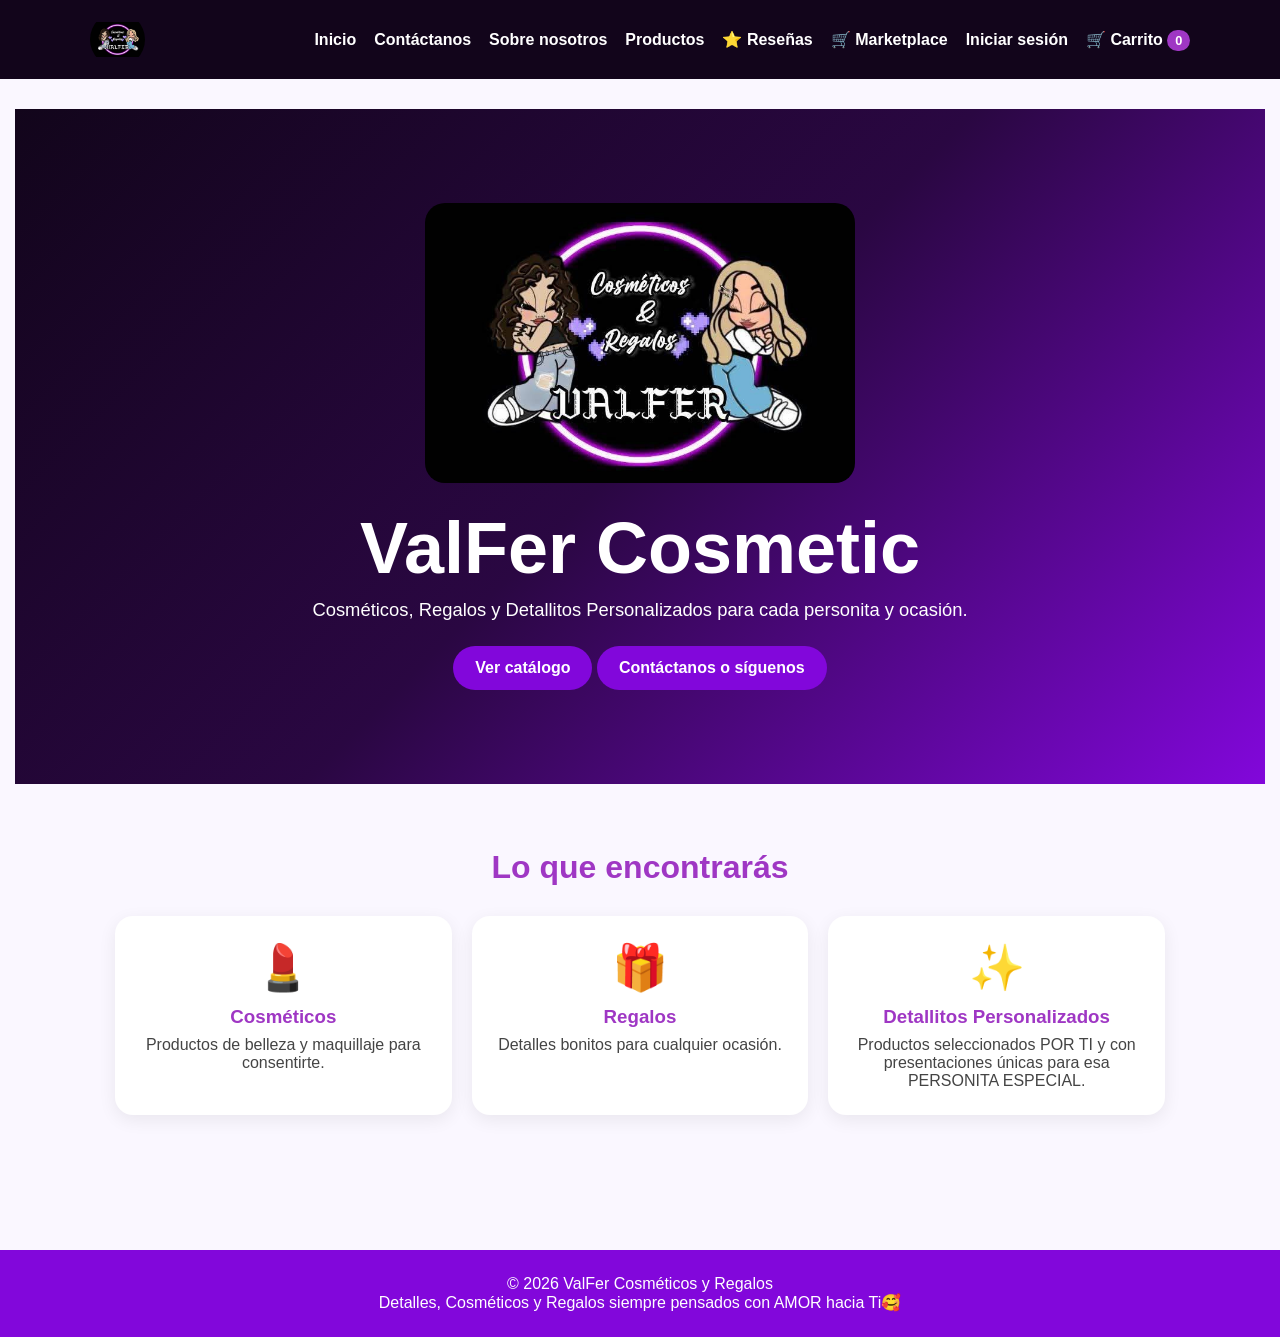
<file: index.html>
<!DOCTYPE html>
<html lang="es">

<head>
    <meta charset="UTF-8">
    <meta name="viewport" content="width=device-width, initial-scale=1.0">
    <title>ValFer Cosmetic</title>
    <link rel="stylesheet" href="estilos.css">
    <style>
        /* Estilos para la barra de usuario activo y protección de secciones */
        .user-welcome-bar {
            background: #f1ddff;
            padding: 10px 20px;
            display: flex;
            justify-content: space-between;
            align-items: center;
            font-size: 14px;
            font-weight: 600;
            color: #351044;
        }
        .user-welcome-bar button {
            background: #dc3545;
            color: white;
            border: none;
            padding: 5px 12px;
            border-radius: 10px;
            cursor: pointer;
            font-weight: bold;
        }
        .bloque-restringido {
            display: none; /* Oculto por defecto hasta iniciar sesión */
        }
    </style>
</head>

<body>

    <!-- BARRA DE USUARIO ACTIVO (Aparece al iniciar sesión) -->
    <div id="barra-sesion" class="user-welcome-bar" style="display:none;">
        <span>👋 ¡Hola, <span id="nombre-usuario-activo">Usuario</span>!</span>
        <button onclick="cerrarSesionIndex()">Cerrar sesión</button>
    </div>

    <!-- ENCABEZADO -->
    <header>

        <img src="img/valfer logo.jpeg"
             class="mini-logo"
             alt="ValFer Cosmetic">

        <nav>
            <a href="index.html">Inicio</a>
            <a href="contacto.html">Contáctanos</a>
            <a href="sobre.html">Sobre nosotros</a>
            <a href="catalogo.html">Productos</a>
            
            <a href="resenas.html">⭐ Reseñas</a>
            <a href="marketplace.html">🛒 Marketplace</a>

            <!-- ENLACE DE ESTRATEGIAS: Oculto inicialmente, se muestra con la clase 'bloque-restringido' al loguearse -->
            <a href="estrategias.html" id="enlace-estrategias" class="bloque-restringido" style="color: #ffae00; font-weight: bold;">📊 Estrategias</a>

            <!-- CAMBIA DINÁMICAMENTE SEGÚN EL LOGIN -->
            <a href="login.html" id="enlace-login">Iniciar sesión</a>
            <a href="perfil.html" id="enlace-perfil" style="display:none;">Perfil</a>
            
            <a href="carrito.html">
                🛒 Carrito
                <b id="contador">0</b>
            </a>
        </nav>

    </header>


    <!-- CONTENIDO PRINCIPAL -->
    <main>

        <!-- SECCIÓN PRINCIPAL -->
        <section class="hero">

            <div>

                <img src="img/valfer logo.jpeg"
                     alt="Logo ValFer Cosmetic"
                     class="logo-principal">

                <h1>ValFer Cosmetic</h1>

                <p>
                    Cosméticos, Regalos y Detallitos Personalizados
                    para cada personita y ocasión.
                </p>

                 <!-- BOTÓN PARA VER CATALOGO -->
                <a class="btn" href="catalogo.html">
                    Ver catálogo
                </a>

                 <!-- BOTÓN PARA IR A CONTACTO -->
                <a class="btn" href="contacto.html">
                    Contáctanos o síguenos
                </a>

                <!-- ACCESO RÁPIDO A ESTRATEGIAS (Solo visible si inició sesión) -->
                <div id="cta-estrategias" class="bloque-restringido" style="margin-top: 20px;">
                    <a class="btn" href="estrategias.html" style="background: #8207DB;">
                        📊 Ir a mi Panel de Estrategias
                    </a>
                </div>

            </div>

        </section>


        <!-- LO QUE ENCONTRARÁS -->
        <section>

            <h2>Lo que encontrarás</h2>

            <div class="cards">

                <div class="card">
                    <div class="icon">💄</div>
                    <h3>Cosméticos</h3>
                    <p>Productos de belleza y maquillaje para consentirte.</p>
                </div>

                <div class="card">
                    <div class="icon">🎁</div>
                    <h3>Regalos</h3>
                    <p>Detalles bonitos para cualquier ocasión.</p>
                </div>

                <div class="card">
                    <div class="icon">✨</div>
                    <h3>Detallitos Personalizados</h3>
                    <p>Productos seleccionados POR TI y con presentaciones únicas para esa PERSONITA ESPECIAL.</p>
                </div>

            </div>

        </section>

    </main>


    <!-- PIE DE PÁGINA -->
    <footer>
        <p>© 2026 ValFer Cosméticos y Regalos</p>
        <p>Detalles, Cosméticos y Regalos siempre pensados con AMOR hacia Ti🥰</p>
    </footer>

    <!-- SCRIPT DE VALIDACIÓN DE SESIÓN -->
    <script>
        document.addEventListener('DOMContentLoaded', () => {
            // Comprueba si el usuario ha iniciado sesión consultando el almacenamiento local
            const usuarioActivo = localStorage.getItem('valfer_sesion_activa') || localStorage.getItem('valfer_usuario_activo');
            
            const barraSesion = document.getElementById('barra-sesion');
            const spanNombre = document.getElementById('nombre-usuario-activo');
            const enlaceLogin = document.getElementById('enlace-login');
            const enlacePerfil = document.getElementById('enlace-perfil');
            const enlaceEstrategias = document.getElementById('enlace-estrategias');
            const ctaEstrategias = document.getElementById('cta-estrategias');

            if (usuarioActivo) {
                // Si hay sesión activa, mostramos los elementos restringidos
                spanNombre.textContent = usuarioActivo;
                barraSesion.style.display = 'flex';
                
                if (enlaceLogin) enlaceLogin.style.display = 'none';
                if (enlacePerfil) enlacePerfil.style.display = 'inline-block';

                // REVELAR EL APARTADO DE ESTRATEGIAS
                if (enlaceEstrategias) enlaceEstrategias.style.display = 'inline-block';
                if (ctaEstrategias) ctaEstrategias.style.display = 'block';
            }
        });

        function cerrarSesionIndex() {
            // Borra la sesión y recarga la página para bloquear las estrategias de nuevo
            localStorage.removeItem('valfer_sesion_activa');
            localStorage.removeItem('valfer_usuario_activo');
            window.location.reload();
        }
    </script>

</body>

</html>
</file>
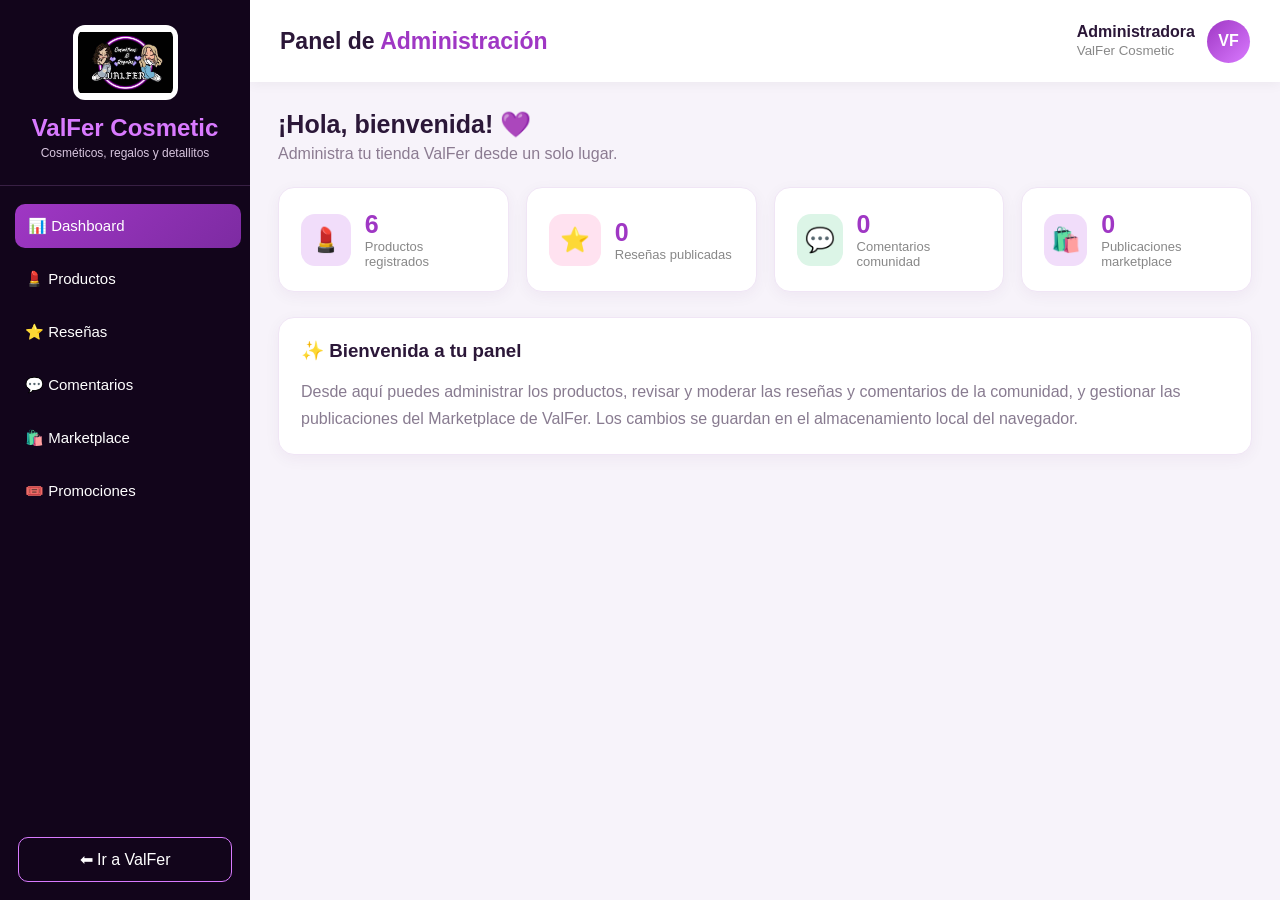
<file: admin.html>
<!DOCTYPE html>
<html lang="es">
<head>
<meta charset="UTF-8">
<meta name="viewport" content="width=device-width, initial-scale=1.0">
<title>Panel Administrador | ValFer Cosmetic</title>

<style>
:root{
--morado:#9f37c4;
--lila:#d97aff;
--negro:#12051b;
--blanco:#fff;
--gris:#f7f3fa;
--texto:#2b1738;
--rosa:#f5c5ed;
--verde:#36a269;
--rojo:#df5267;
}

*{
box-sizing:border-box;
margin:0;
padding:0;
font-family:'Segoe UI',Arial,sans-serif;
}

body{
background:var(--gris);
color:var(--texto);
}

button,input,select,textarea{
font:inherit;
}

.admin-layout{
display:flex;
min-height:100vh;
}

.admin-sidebar{
width:250px;
background:var(--negro);
color:white;
display:flex;
flex-direction:column;
position:fixed;
height:100vh;
left:0;
top:0;
z-index:10;
}

.admin-sidebar-header{
text-align:center;
padding:25px 15px;
border-bottom:1px solid #382044;
}

.admin-sidebar-header img{
width:105px;
height:75px;
object-fit:contain;
border-radius:12px;
background:white;
padding:5px;
}

.admin-sidebar-header h2{
color:var(--lila);
margin-top:10px;
}

.admin-sidebar-header p{
color:#d8c6df;
font-size:12px;
margin-top:4px;
}

.admin-menu{
padding:18px 12px;
flex:1;
}

.admin-menu button{
width:100%;
padding:13px;
margin-bottom:9px;
border:0;
border-radius:10px;
background:transparent;
color:white;
text-align:left;
font-size:15px;
cursor:pointer;
transition:.2s;
}

.admin-menu button:hover,
.admin-menu button.activo{
background:linear-gradient(135deg,var(--morado),#7d2ba2);
transform:translateX(3px);
}

.sidebar-footer{
padding:18px;
}

.sidebar-footer a{
display:block;
text-align:center;
padding:12px;
border:1px solid var(--lila);
border-radius:10px;
color:white;
text-decoration:none;
}

.sidebar-footer a:hover{
background:var(--morado);
}

.admin-content{
margin-left:250px;
width:calc(100% - 250px);
}

.admin-topbar{
min-height:82px;
background:white;
padding:18px 30px;
display:flex;
align-items:center;
justify-content:space-between;
box-shadow:0 2px 12px #0000000d;
gap:15px;
}

.admin-topbar h1{
font-size:23px;
}

.admin-topbar h1 span{
color:var(--morado);
}

.admin-topbar-perfil{
display:flex;
align-items:center;
gap:12px;
}

.admin-topbar-perfil small{
color:#888;
}

.perfil-avatar{
width:43px;
height:43px;
background:linear-gradient(135deg,var(--morado),var(--lila));
color:white;
border-radius:50%;
display:grid;
place-items:center;
font-weight:bold;
}

.admin-main-area{
padding:28px;
}

.bienvenida{
margin-bottom:24px;
}

.bienvenida h2{
font-size:25px;
}

.bienvenida p{
color:#8b7b91;
margin-top:6px;
}

.admin-stats{
display:grid;
grid-template-columns:repeat(auto-fit,minmax(190px,1fr));
gap:17px;
margin-bottom:25px;
}

.stat-card,.tabla-contenedor{
background:white;
padding:22px;
border-radius:16px;
box-shadow:0 4px 15px #46145a0d;
border:1px solid #f0e5f5;
}

.stat-card{
display:flex;
align-items:center;
gap:14px;
}

.stat-icon{
width:52px;
height:52px;
border-radius:14px;
display:grid;
place-items:center;
font-size:24px;
}

.icon-morado{background:#f1ddfa}
.icon-rosa{background:#ffe2f0}
.icon-verde{background:#dcf5e7}

.stat-info h3{
font-size:25px;
color:var(--morado);
}

.stat-info p{
color:#888;
font-size:13px;
}

.tabla-contenedor{
margin-bottom:22px;
overflow-x:auto;
}

.tabla-contenedor h2,
.tabla-contenedor h3{
margin-bottom:16px;
}

.admin-tabla{
width:100%;
border-collapse:collapse;
min-width:650px;
}

.admin-tabla th{
background:#f5e9fa;
color:var(--morado);
padding:13px;
text-align:left;
font-size:13px;
}

.admin-tabla td{
padding:12px;
border-bottom:1px solid #eee;
font-size:14px;
vertical-align:middle;
}

.admin-tabla tr:hover{
background:#fdf9ff;
}

.imagen-producto{
width:58px;
height:58px;
object-fit:cover;
border-radius:10px;
background:#f4e7f8;
}

.btn,.btn-agregar,.btn-editar,
.btn-eliminar,.btn-cancelar,.btn-guardar{
border:0;
border-radius:9px;
padding:10px 15px;
cursor:pointer;
font-weight:bold;
}

.btn,.btn-agregar,.btn-guardar{
background:linear-gradient(135deg,var(--morado),var(--lila));
color:white;
}

.btn-editar{
background:#eee0fa;
color:var(--morado);
padding:7px 10px;
}

.btn-eliminar{
background:#ffe2e5;
color:var(--rojo);
padding:7px 10px;
}

.btn-cancelar{
background:#eee;
color:#555;
}

.btn:hover,.btn-agregar:hover,.btn-guardar:hover{
filter:brightness(.95);
}

.form-control{
width:100%;
padding:11px;
border:1px solid #ddcce5;
border-radius:9px;
background:white;
color:var(--texto);
margin:5px 0 13px;
}

.form-control:focus{
outline:2px solid #d97aff66;
border-color:var(--morado);
}

label{
font-weight:600;
font-size:13px;
}

.modal-overlay{
display:none;
position:fixed;
inset:0;
background:#12051b99;
justify-content:center;
align-items:center;
z-index:1000;
padding:15px;
}

.modal-box{
background:white;
padding:25px;
width:100%;
max-width:470px;
border-radius:18px;
max-height:90vh;
overflow:auto;
}

.modal-box h2{
color:var(--morado);
margin-bottom:18px;
}

.modal-botones{
display:flex;
justify-content:flex-end;
gap:9px;
margin-top:15px;
}

.badge{
display:inline-block;
padding:5px 10px;
border-radius:20px;
font-size:12px;
font-weight:bold;
background:#d9f5e5;
color:#20804b;
}

.badge-inactivo{
background:#fff0d4;
color:#9a6500;
}

.tarjeta-moderacion{
background:#fff;
border:1px solid #eee2f5;
border-radius:12px;
padding:15px;
margin:12px 0;
}

.tarjeta-moderacion p{
margin:9px 0;
line-height:1.5;
overflow-wrap:anywhere;
}

.tarjeta-moderacion small{
color:#888;
}

.acciones{
display:flex;
gap:7px;
flex-wrap:wrap;
margin-top:10px;
}

.vacio{
text-align:center;
padding:25px;
color:#9988a0;
}

.flotante{
position:fixed;
right:25px;
bottom:25px;
z-index:5;
box-shadow:0 4px 12px #0003;
}

@media(max-width:800px){
.admin-sidebar{width:72px}
.admin-sidebar-header h2,
.admin-sidebar-header p,
.sidebar-footer,
.admin-menu button span{
display:none;
}
.admin-sidebar-header{padding:18px 5px}
.admin-sidebar-header img{
width:48px;
height:48px;
}
.admin-menu{padding:12px 6px}
.admin-menu button{
text-align:center;
padding:13px 4px;
font-size:19px;
}
.admin-content{
margin-left:72px;
width:calc(100% - 72px);
}
.admin-main-area{padding:16px}
.admin-topbar{padding:14px}
.admin-topbar h1{font-size:17px}
}

@media(max-width:480px){
.admin-topbar-perfil p{font-size:12px}
.admin-topbar-perfil small{font-size:10px}
.bienvenida h2{font-size:21px}
.flotante{right:12px;bottom:12px}
}
</style>
</head>

<body>

<div class="admin-layout">

<aside class="admin-sidebar">

<div class="admin-sidebar-header">
<img src="img/valfer logo.jpeg" alt="Logo ValFer">
<h2>ValFer Cosmetic</h2>
<p>Cosméticos, regalos y detallitos</p>
</div>

<nav class="admin-menu">

<button class="activo" onclick="navegarAdmin('dashboard',this)">
📊 <span>Dashboard</span>
</button>

<button onclick="navegarAdmin('productos',this)">
💄 <span>Productos</span>
</button>

<button onclick="navegarAdmin('resenas',this)">
⭐ <span>Reseñas</span>
</button>

<button onclick="navegarAdmin('comentarios',this)">
💬 <span>Comentarios</span>
</button>

<button onclick="navegarAdmin('publicaciones',this)">
🛍️ <span>Marketplace</span>
</button>

<button onclick="navegarAdmin('promociones',this)">
🎟️ <span>Promociones</span>
</button>

</nav>

<div class="sidebar-footer">
<a href="index.html">⬅ Ir a ValFer</a>
</div>

</aside>

<main class="admin-content">

<header class="admin-topbar">

<h1>Panel de <span>Administración</span></h1>

<div class="admin-topbar-perfil">
<div>
<p><strong>Administradora</strong></p>
<small>ValFer Cosmetic</small>
</div>
<div class="perfil-avatar">VF</div>
</div>

</header>

<div class="admin-main-area">

<!-- DASHBOARD -->

<section id="sec-dashboard">

<div class="bienvenida">
<h2>¡Hola, bienvenida! 💜</h2>
<p>Administra tu tienda ValFer desde un solo lugar.</p>
</div>

<div class="admin-stats">

<div class="stat-card">
<div class="stat-icon icon-morado">💄</div>
<div class="stat-info">
<h3 id="totalProductos">0</h3>
<p>Productos registrados</p>
</div>
</div>

<div class="stat-card">
<div class="stat-icon icon-rosa">⭐</div>
<div class="stat-info">
<h3 id="totalResenas">0</h3>
<p>Reseñas publicadas</p>
</div>
</div>

<div class="stat-card">
<div class="stat-icon icon-verde">💬</div>
<div class="stat-info">
<h3 id="totalComentarios">0</h3>
<p>Comentarios comunidad</p>
</div>
</div>

<div class="stat-card">
<div class="stat-icon icon-morado">🛍️</div>
<div class="stat-info">
<h3 id="totalPublicaciones">0</h3>
<p>Publicaciones marketplace</p>
</div>
</div>

</div>

<div class="tabla-contenedor">
<h3>✨ Bienvenida a tu panel</h3>

<p style="line-height:1.7;color:#887b90">
Desde aquí puedes administrar los productos, revisar y moderar
las reseñas y comentarios de la comunidad, y gestionar las
publicaciones del Marketplace de ValFer. Los cambios se guardan
en el almacenamiento local del navegador.
</p>
</div>

</section>

<!-- PRODUCTOS -->

<section id="sec-productos" style="display:none">

<div class="tabla-contenedor">

<div style="display:flex;justify-content:space-between;align-items:center;gap:12px;flex-wrap:wrap;margin-bottom:20px">

<div>
<h2>💄 Catálogo de productos</h2>
<p style="color:#9988a0;font-size:13px">
Administra los artículos de ValFer Cosmetic.
</p>
</div>

<button class="btn-agregar" onclick="abrirModalProducto('nuevo')">
+ Agregar producto
</button>

</div>

<table class="admin-tabla">

<thead>
<tr>
<th>Imagen</th>
<th>Producto</th>
<th>Categoría</th>
<th>Estado</th>
<th>Precio</th>
<th>Acciones</th>
</tr>
</thead>

<tbody id="tablaProductos"></tbody>

</table>
</div>

</section>

<!-- RESEÑAS -->

<section id="sec-resenas" style="display:none">

<div class="tabla-contenedor">

<h2>⭐ Moderación de reseñas</h2>

<p style="color:#9988a0;margin-bottom:15px">
Reseñas compartidas desde Estrategias.
</p>

<div id="listaResenas"></div>

</div>

</section>

<!-- COMENTARIOS -->

<section id="sec-comentarios" style="display:none">

<div class="tabla-contenedor">

<h2>💬 Comentarios de la comunidad</h2>

<p style="color:#9988a0;margin-bottom:15px">
Comentarios publicados por los usuarios.
</p>

<div id="listaComentarios"></div>

</div>

</section>

<!-- MARKETPLACE -->

<section id="sec-publicaciones" style="display:none">

<div class="tabla-contenedor">

<h2>🛍️ Publicaciones del Marketplace</h2>

<p style="color:#9988a0;margin-bottom:15px">
Administra los artículos publicados por los usuarios.
</p>

<div id="listaPublicaciones"></div>

</div>

</section>

<!-- PROMOCIONES -->

<section id="sec-promociones" style="display:none">

<div class="tabla-contenedor">

<h2>🎟️ Promociones</h2>

<p style="color:#887b90;line-height:1.6">
Esta sección queda como espacio para futuras promociones.
Tu versión actual de ValFer no contiene todavía un módulo
de cupones conectado al catálogo o al carrito.
</p>

</div>

</section>

</div>
</main>
</div>

<!-- BOTÓN AGREGAR PRODUCTO -->

<button class="btn-agregar flotante"
id="btnFlotante"
onclick="abrirModalProducto('nuevo')">
+ Agregar producto
</button>

<!-- MODAL PRODUCTOS -->

<div id="modalFormProducto" class="modal-overlay">

<div class="modal-box">

<h2 id="modalFormTitulo">✨ Nuevo producto</h2>

<form id="formProductoAdmin">

<label>📷 Imagen del producto</label>
<input class="form-control" type="file"
id="admin-prod-imagen" accept="image/*">

<label>Nombre del producto</label>
<input class="form-control" type="text"
id="admin-prod-nombre" required
placeholder="Ej. Labial mate">

<label>Precio (MXN)</label>
<input class="form-control" type="number"
id="admin-prod-precio" min="0.01"
step="0.01" required>

<label>Categoría</label>

<select class="form-control"
id="admin-prod-categoria" required>

<option value="Maquillaje">Maquillaje</option>
<option value="Skincare">Skincare</option>
<option value="Perfumes">Perfumes</option>
<option value="Accesorios">Accesorios</option>
<option value="Regalos">Regalos</option>
<option value="Kits">Kits de regalo</option>

</select>

<label>Estado</label>

<select class="form-control" id="admin-prod-estado">
<option>Activo</option>
<option>Inactivo</option>
</select>

<div class="modal-botones">

<button type="button" class="btn-cancelar"
onclick="cerrarModalProducto()">
Cancelar
</button>

<button class="btn-guardar" type="submit">
Guardar producto
</button>

</div>
</form>
</div>
</div>

<!-- ALERTAS -->

<div id="customAlert" class="modal-overlay">

<div class="modal-box"
style="max-width:360px;text-align:center">

<h2 id="alertTitulo">Aviso</h2>

<p id="alertMensaje"
style="line-height:1.6;margin:15px 0 20px">
</p>

<div id="alertBotones">

<button class="btn-guardar"
style="width:100%"
onclick="cerrarAlerta()">
Aceptar
</button>

</div>
</div>
</div>

<script>

// =====================================
// FUNCIONES GENERALES
// =====================================

const leer = (clave) => {
    try {
        return JSON.parse(localStorage.getItem(clave) || '[]');
    } catch(e) {
        return [];
    }
};

const escapar = (v) =>
    String(v ?? '').replace(/[&<>"']/g, c => ({
        '&':'&amp;',
        '<':'&lt;',
        '>':'&gt;',
        '"':'&quot;',
        "'":'&#39;'
    }[c]));

// =====================================
// PRODUCTOS INICIALES
// =====================================

const productosIniciales = [

    {
        id:1,
        nombre:'Labial Mate',
        precio:120,
        categoria:'Maquillaje',
        imagen:'',
        estado:'Activo'
    },

    {
        id:2,
        nombre:'Kit de Skincare',
        precio:350,
        categoria:'Skincare',
        imagen:'',
        estado:'Activo'
    },

    {
        id:3,
        nombre:'Perfume Floral',
        precio:280,
        categoria:'Perfumes',
        imagen:'',
        estado:'Activo'
    },

    {
        id:4,
        nombre:'Set de Brochas',
        precio:190,
        categoria:'Accesorios',
        imagen:'',
        estado:'Activo'
    },

    {
        id:5,
        nombre:'Caja de Regalo',
        precio:250,
        categoria:'Regalos',
        imagen:'',
        estado:'Activo'
    },

    {
        id:6,
        nombre:'Kit de Maquillaje',
        precio:450,
        categoria:'Kits',
        imagen:'',
        estado:'Activo'
    }

];

let productos = leer('valfer_productos');

if(!productos.length){
    productos = productosIniciales;
    guardarProductos();
}

let idEditando = null;
let imagenTemporal = '';

function guardarProductos(){
    localStorage.setItem(
        'valfer_productos',
        JSON.stringify(productos)
    );
}

// =====================================
// NAVEGACIÓN DEL ADMINISTRADOR
// =====================================

function navegarAdmin(id,boton){

    [
        'dashboard',
        'productos',
        'resenas',
        'comentarios',
        'publicaciones',
        'promociones'
    ].forEach(x => {

        document.getElementById('sec-'+x).style.display =
            x === id ? 'block' : 'none';

    });

    document.querySelectorAll('.admin-menu button')
    .forEach(b => b.classList.remove('activo'));

    if(boton){
        boton.classList.add('activo');
    }

    document.getElementById('btnFlotante').style.display =
        id === 'productos' ? 'block' : 'none';

    if(id === 'productos') mostrarProductos();
    if(id === 'resenas') mostrarResenas();
    if(id === 'comentarios') mostrarComentarios();
    if(id === 'publicaciones') mostrarPublicaciones();

    actualizarDashboard();
}

// =====================================
// DASHBOARD
// =====================================

function actualizarDashboard(){

    document.getElementById('totalProductos').textContent =
        productos.length;

    document.getElementById('totalResenas').textContent =
        leer('valfer_resenas').length;

    document.getElementById('totalComentarios').textContent =
        leer('valfer_comentarios').length;

    document.getElementById('totalPublicaciones').textContent =
        leer('valfer_publicaciones').length;

}

// =====================================
// MOSTRAR PRODUCTOS
// =====================================

function mostrarProductos(){

    const tb = document.getElementById('tablaProductos');

    if(!productos.length){

        tb.innerHTML = `
        <tr>
            <td colspan="6" class="vacio">
                No hay productos registrados.
            </td>
        </tr>`;

        return;
    }

    tb.innerHTML = productos.map(p => `

        <tr>

            <td>
                ${
                    p.imagen
                    ? `<img class="imagen-producto"
                    src="${p.imagen}"
                    alt="${escapar(p.nombre)}">`
                    : `<div class="imagen-producto"
                    style="display:grid;place-items:center;font-size:25px">
                    💄
                    </div>`
                }
            </td>

            <td>
                <strong>${escapar(p.nombre)}</strong>
                <br>
                <small>ID: ${p.id}</small>
            </td>

            <td>${escapar(p.categoria)}</td>

            <td>
                <span class="badge ${
                    p.estado === 'Activo' ? '' : 'badge-inactivo'
                }">
                    ${escapar(p.estado || 'Activo')}
                </span>
            </td>

            <td>
                <strong>$${Number(p.precio).toFixed(2)}</strong>
            </td>

            <td>

                <button class="btn-editar"
                onclick="editarProducto(${p.id})">
                ✏️
                </button>

                <button class="btn-eliminar"
                onclick="confirmarEliminarProducto(${p.id})">
                🗑️
                </button>

            </td>

        </tr>

    `).join('');

}

// =====================================
// AGREGAR PRODUCTO
// =====================================

function abrirModalProducto(modo){

    idEditando = null;
    imagenTemporal = '';

    document.getElementById('formProductoAdmin').reset();

    document.getElementById('modalFormTitulo').textContent =
        '✨ Nuevo producto';

    document.getElementById('modalFormProducto').style.display =
        'flex';

}

// =====================================
// EDITAR PRODUCTO
// =====================================

function editarProducto(id){

    const p = productos.find(x => x.id === id);

    if(!p) return;

    idEditando = id;
    imagenTemporal = p.imagen || '';

    document.getElementById('modalFormTitulo').textContent =
        '✏️ Editar producto';

    document.getElementById('admin-prod-nombre').value =
        p.nombre;

    document.getElementById('admin-prod-precio').value =
        p.precio;

    document.getElementById('admin-prod-categoria').value =
        p.categoria;

    document.getElementById('admin-prod-estado').value =
        p.estado || 'Activo';

    document.getElementById('admin-prod-imagen').value = '';

    document.getElementById('modalFormProducto').style.display =
        'flex';

}

// =====================================
// GUARDAR PRODUCTO
// =====================================

document.getElementById('formProductoAdmin')
.addEventListener('submit',e => {

    e.preventDefault();

    const nombre =
        document.getElementById('admin-prod-nombre').value.trim();

    const precio =
        Number(document.getElementById('admin-prod-precio').value);

    const categoria =
        document.getElementById('admin-prod-categoria').value;

    const estado =
        document.getElementById('admin-prod-estado').value;

    const archivo =
        document.getElementById('admin-prod-imagen').files[0];

    if(!nombre || precio <= 0){

        mostrarAlerta(
            'Verifica el nombre y el precio del producto.'
        );

        return;
    }

    const guardar = imagen => {

        if(idEditando !== null){

            productos = productos.map(p =>
                p.id === idEditando
                ? {
                    ...p,
                    nombre,
                    precio,
                    categoria,
                    estado,
                    imagen
                }
                : p
            );

        }else{

            productos.push({
                id:Date.now(),
                nombre,
                precio,
                categoria,
                estado,
                imagen
            });

        }

        guardarProductos();
        mostrarProductos();
        actualizarDashboard();
        cerrarModalProducto();

        mostrarAlerta(
            'El producto se guardó correctamente. 💜',
            '¡Guardado!'
        );

    };

    if(archivo){

        const reader = new FileReader();

        reader.onload = () => guardar(reader.result);

        reader.readAsDataURL(archivo);

    }else{

        guardar(imagenTemporal);

    }

});

// =====================================
// CERRAR MODAL PRODUCTO
// =====================================

function cerrarModalProducto(){

    document.getElementById('modalFormProducto').style.display =
        'none';

    document.getElementById('formProductoAdmin').reset();

    idEditando = null;
    imagenTemporal = '';

}

// =====================================
// ELIMINAR PRODUCTO
// =====================================

function confirmarEliminarProducto(id){

    const p = productos.find(x => x.id === id);

    if(!p) return;

    confirmar(
        'Eliminar producto',
        `¿Seguro que deseas eliminar "${p.nombre}"?`,
        () => {

            productos = productos.filter(x => x.id !== id);

            guardarProductos();
            mostrarProductos();
            actualizarDashboard();

            mostrarAlerta(
                'El producto se eliminó correctamente.',
                'Eliminado'
            );

        }
    );

}

// =====================================
// TARJETAS DE MODERACIÓN
// =====================================

function tarjetaModeracion(html){

    return `
    <article class="tarjeta-moderacion">
        ${html}
    </article>`;

}

// =====================================
// MOSTRAR RESEÑAS
// =====================================

function mostrarResenas(){

    const arr = leer('valfer_resenas');

    const box = document.getElementById('listaResenas');

    if(!arr.length){

        box.innerHTML = `
        <p class="vacio">
            Todavía no hay reseñas publicadas. 💜
        </p>`;

        return;
    }

    box.innerHTML = arr.map(r => {

        const estrellas = Math.max(
            0,
            Math.min(5,Number(r.calificacion)||0)
        );

        return tarjetaModeracion(`

            <strong>
                ${escapar(r.usuario || 'Usuario')}
            </strong>

            ·

            <span style="color:#e5a000">
                ${'★'.repeat(estrellas)}
                ${'☆'.repeat(5-estrellas)}
            </span>

            <p>
                <b>Producto:</b>
                ${escapar(r.producto || 'No especificado')}
            </p>

            <p>${escapar(r.texto || '')}</p>

            <small>${escapar(r.fecha || '')}</small>

            <div class="acciones">

                <button class="btn-eliminar"
                onclick="eliminarElemento(
                'valfer_resenas',
                ${Number(r.id)},
                mostrarResenas,
                'reseña'
                )">
                🗑️ Eliminar reseña
                </button>

            </div>

        `);

    }).join('');

}

// =====================================
// MOSTRAR COMENTARIOS
// =====================================

function mostrarComentarios(){

    const arr = leer('valfer_comentarios');

    const box = document.getElementById('listaComentarios');

    if(!arr.length){

        box.innerHTML = `
        <p class="vacio">
            Todavía no hay comentarios. 💜
        </p>`;

        return;
    }

    box.innerHTML = arr.map(c => tarjetaModeracion(`

        <strong>
            ${escapar(c.nombre || 'Usuario')}
        </strong>

        <p>${escapar(c.texto || '')}</p>

        <small>${escapar(c.fecha || '')}</small>

        <div class="acciones">

            <button class="btn-eliminar"
            onclick="eliminarElemento(
            'valfer_comentarios',
            ${Number(c.id)},
            mostrarComentarios,
            'comentario'
            )">
            🗑️ Eliminar comentario
            </button>

        </div>

    `)).join('');

}

// =====================================
// MOSTRAR PUBLICACIONES MARKETPLACE
// =====================================

function mostrarPublicaciones(){

    const arr = leer('valfer_publicaciones');

    const box = document.getElementById('listaPublicaciones');

    if(!arr.length){

        box.innerHTML = `
        <p class="vacio">
            No hay publicaciones en el Marketplace. 💜
        </p>`;

        return;
    }

    box.innerHTML = arr.map(p => tarjetaModeracion(`

        <strong>
            ${escapar(p.titulo || 'Publicación')}
        </strong>

        <p>
            <b>Publicado por:</b>
            ${escapar(p.usuario || 'Anónimo')}
        </p>

        <p>
            <b>Precio:</b>
            $${Number(p.precio || 0).toFixed(2)} MXN
        </p>

        <p>${escapar(p.desc || '')}</p>

        ${
            p.foto
            ? `<img src="${p.foto}"
            alt="${escapar(p.titulo)}"
            style="max-width:130px;max-height:130px;
            object-fit:cover;border-radius:10px">`
            : ''
        }

        <div class="acciones">

            <button class="btn-eliminar"
            onclick="eliminarElemento(
            'valfer_publicaciones',
            ${Number(p.id)},
            mostrarPublicaciones,
            'publicación'
            )">
            🗑️ Eliminar publicación
            </button>

        </div>

    `)).join('');

}

// =====================================
// ELIMINAR RESEÑAS, COMENTARIOS
// Y PUBLICACIONES
// =====================================

function eliminarElemento(clave,id,render,tipo){

    confirmar(
        'Eliminar '+tipo,
        `¿Deseas eliminar este ${tipo}?`,
        () => {

            const nuevos = leer(clave).filter(
                x => Number(x.id) !== Number(id)
            );

            localStorage.setItem(
                clave,
                JSON.stringify(nuevos)
            );

            render();
            actualizarDashboard();

            mostrarAlerta(
                'El '+tipo+' fue eliminado.',
                'Listo'
            );

        }
    );

}

// =====================================
// CONFIRMACIONES
// =====================================

function confirmar(titulo,mensaje,accion){

    document.getElementById('alertTitulo').textContent =
        '⚠️ '+titulo;

    document.getElementById('alertMensaje').textContent =
        mensaje;

    document.getElementById('alertBotones').innerHTML = `

        <button class="btn-cancelar"
        onclick="cerrarAlerta()">
        Cancelar
        </button>

        <button class="btn-eliminar"
        id="confirmarAccion">
        Eliminar
        </button>

    `;

    document.getElementById('confirmarAccion').onclick = () => {

        cerrarAlerta();
        accion();

    };

    document.getElementById('customAlert').style.display =
        'flex';

}

// =====================================
// ALERTAS
// =====================================

function mostrarAlerta(mensaje,titulo='Aviso'){

    document.getElementById('alertTitulo').textContent =
        titulo;

    document.getElementById('alertMensaje').textContent =
        mensaje;

    document.getElementById('alertBotones').innerHTML = `

        <button class="btn-guardar"
        style="width:100%"
        onclick="cerrarAlerta()">
        Aceptar
        </button>

    `;

    document.getElementById('customAlert').style.display =
        'flex';

}

function cerrarAlerta(){

    document.getElementById('customAlert').style.display =
        'none';

}

// =====================================
// ACTUALIZACIÓN AUTOMÁTICA
// =====================================

window.addEventListener('storage',e => {

    if([
        'valfer_productos',
        'valfer_comentarios',
        'valfer_resenas',
        'valfer_publicaciones'
    ].includes(e.key)){

        productos = leer('valfer_productos');

        actualizarDashboard();

        const visible = document.querySelector(
            'section[id^="sec-"]:not([style*="display: none"])'
        );

        if(visible){

            const id = visible.id.replace('sec-','');

            if(id === 'productos') mostrarProductos();

            if(id === 'resenas') mostrarResenas();

            if(id === 'comentarios') mostrarComentarios();

            if(id === 'publicaciones') mostrarPublicaciones();

        }

    }

});

// =====================================
// INICIALIZACIÓN
// =====================================

mostrarProductos();

actualizarDashboard();

document.getElementById('btnFlotante').style.display =
    'none';

</script>

</body>
</html>
</file>
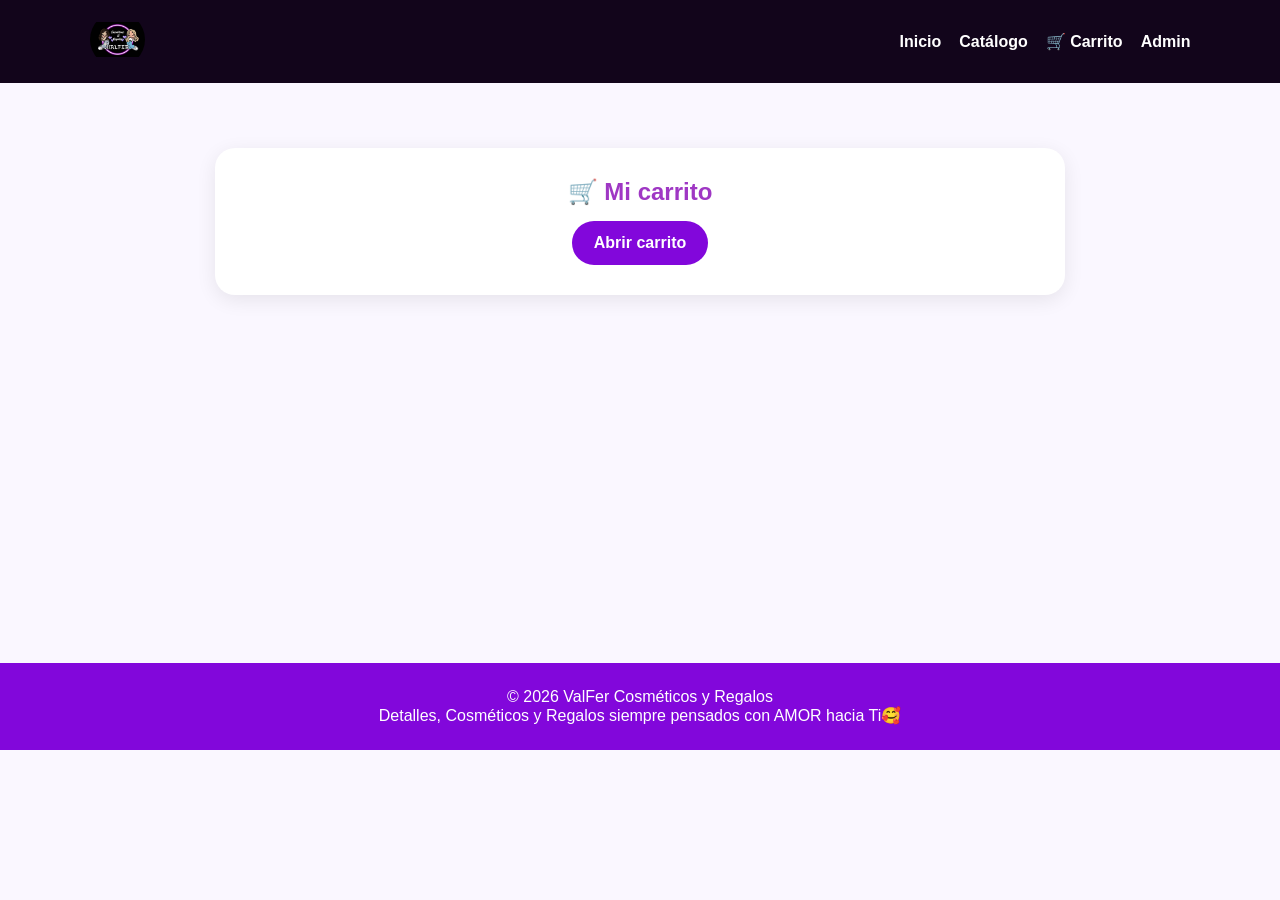
<file: carrito.html>
<!DOCTYPE html>
<html lang="es">
<head><meta charset="UTF-8"><meta name="viewport" content="width=device-width, initial-scale=1.0">
<title>Carrito | ValFer Cosmetic</title><link rel="stylesheet" href="estilos.css"></head>
<body>
<header><a href="index.html"><img src="img/valfer logo.jpeg" class="mini-logo" alt="ValFer Cosmetic"></a>
<nav><a href="index.html">Inicio</a><a href="catalogo.html#productos">Catálogo</a><a href="catalogo.html#carrito">🛒 Carrito</a><a href="admin.html">Admin</a></nav></header>
<main class="seccion"><section class="caja" style="text-align:center">
<h1 style="color:var(--morado);margin-bottom:15px">🛒 Mi carrito</h1>
<a class="btn" href="catalogo.html#carrito">Abrir carrito</a>
</section></main>
<footer><p>© 2026 ValFer Cosméticos y Regalos</p><p>Detalles, Cosméticos y Regalos siempre pensados con AMOR hacia Ti🥰</p></footer>
</body></html>
</file>
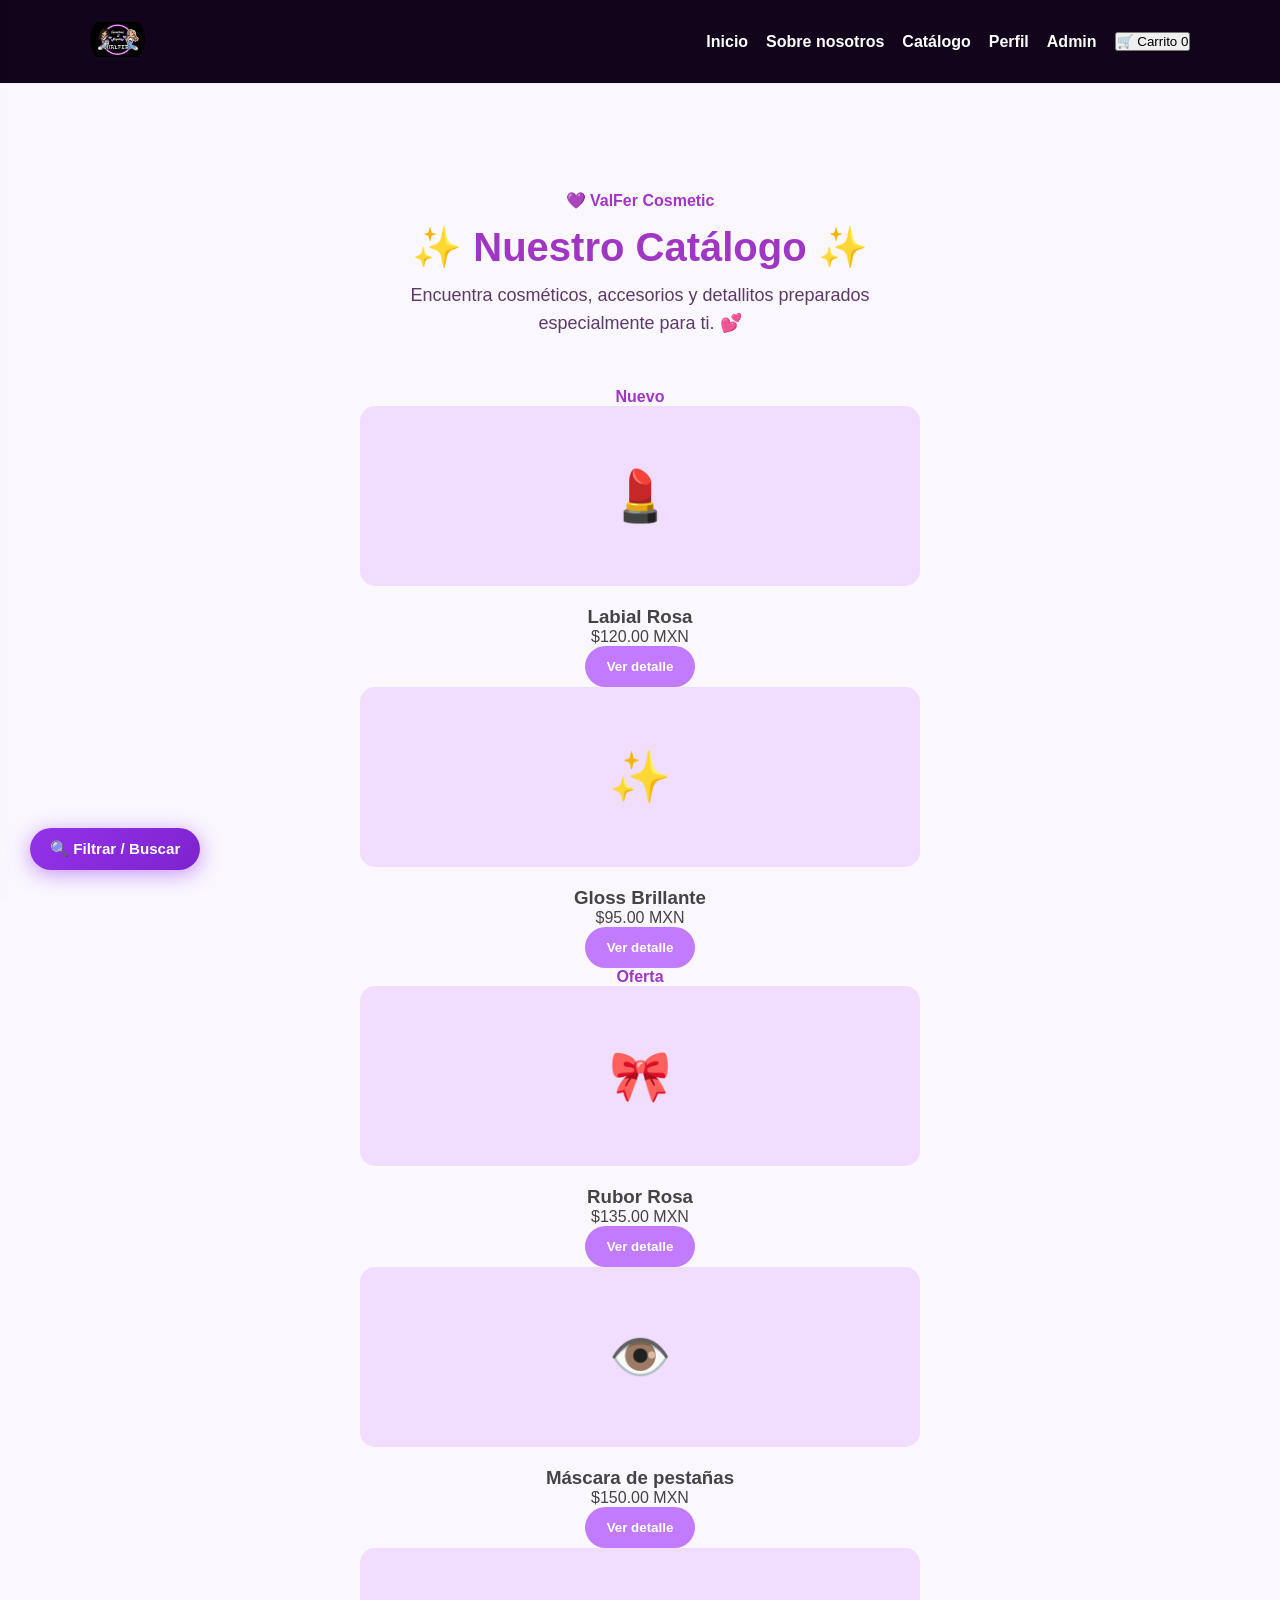
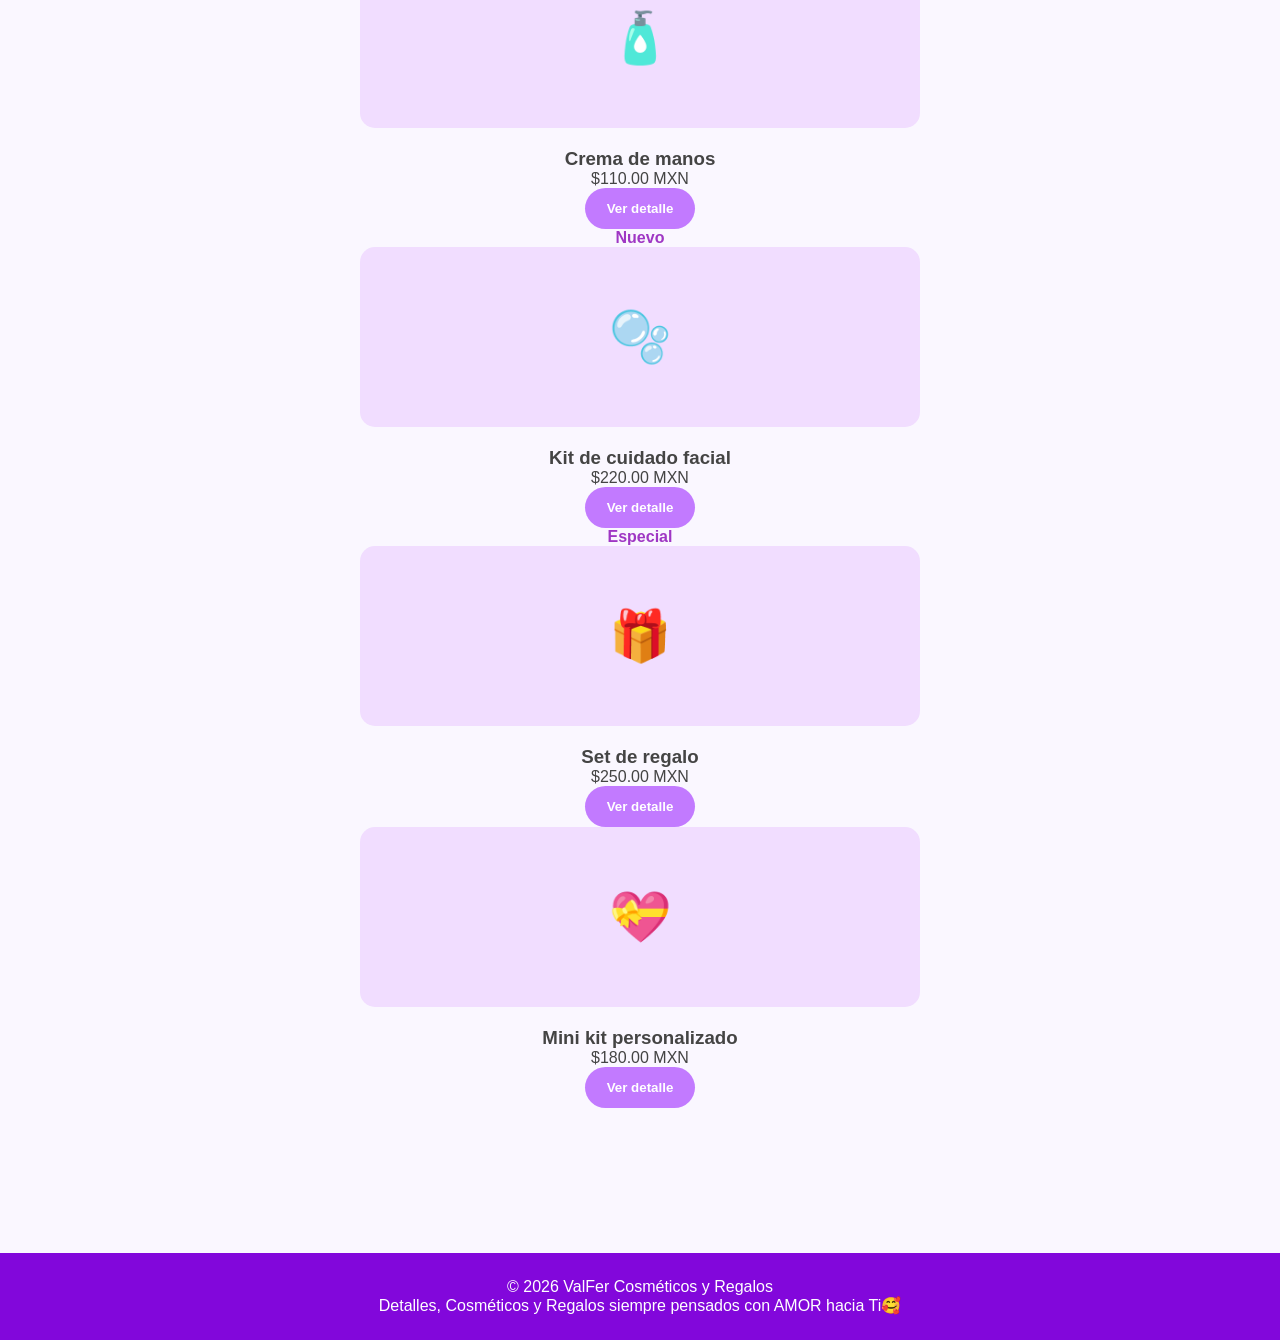
<file: catalogo.html>
<!DOCTYPE html>
<html lang="es">

<head>

    <meta charset="UTF-8">

    <meta name="viewport"
          content="width=device-width, initial-scale=1.0">

    <title>Catálogo | ValFer Cosmetic</title>

    <link rel="stylesheet" href="estilos.css">

</head>


<body>


    <!-- =====================================================
         ENCABEZADO
    ====================================================== -->

    <header>

        <a href="index.html">
            <img
                src="img/valfer logo.jpeg"
                class="mini-logo"
                alt="ValFer Cosmetic">
        </a>


        <nav>

            <a href="index.html">
                Inicio
            </a>

            <a href="sobre.html">
                Sobre nosotros
            </a>

            <a href="catalogo.html">
                Catálogo
            </a>

            <a href="perfil.html">
                Perfil
            </a>

            <a href="admin.html">
                Admin
            </a>


            <!-- Carrito -->

            <button
                type="button"
                class="cart-icon"
                onclick="abrirCarrito()">

                🛒 Carrito

                <span
                    id="cart-count"
                    class="cart-badge">
                    0
                </span>

            </button>

        </nav>

    </header>



    <!-- =====================================================
         BOTÓN DE FILTROS PARA CELULAR
    ====================================================== -->

    <button
        type="button"
        class="btn-abrir-filtros"
        onclick="toggleSidebar()">

        🔍 Filtrar / Buscar

    </button>



    <!-- Fondo oscuro del menú -->

    <div
        id="overlay-menu"
        onclick="toggleSidebar()">
    </div>



    <!-- =====================================================
         CONTENIDO PRINCIPAL
    ====================================================== -->

    <main class="contenedor-catalogo">


        <!-- =================================================
             SIDEBAR
        ================================================== -->

        <aside
            id="sidebarFiltros"
            class="sidebar-categorias">


            <div class="sidebar-header">

                <h3>
                    Filtrar Catálogo
                </h3>


                <button
                    type="button"
                    class="btn-cerrar-sidebar"
                    onclick="toggleSidebar()">

                    ✕

                </button>

            </div>



            <!-- BUSCADOR -->

            <label
                for="buscador"
                style="display:none;">

                Buscar producto

            </label>


            <input
                type="search"
                id="buscador"
                class="buscador"
                placeholder="Buscar cosmético o regalo..."
                autocomplete="off"
                oninput="buscarProducto()">



            <!-- CATEGORÍAS -->

            <h3
                style="
                    font-size:1rem;
                    color:#d8b4fe;
                    margin-top:10px;
                    border-bottom:none;
                    padding-bottom:0;
                ">

                Categorías

            </h3>



            <ul class="lista-categorias">


                <li>

                    <button
                        type="button"
                        class="categoria-btn activa"
                        onclick="filtrar('todas', this)">

                        <span class="cat-titulo">
                            Todas
                        </span>

                    </button>

                </li>


                <li>

                    <button
                        type="button"
                        class="categoria-btn"
                        onclick="filtrar('maquillaje', this)">

                        <span class="cat-titulo">
                            💄 Maquillaje
                        </span>

                    </button>

                </li>


                <li>

                    <button
                        type="button"
                        class="categoria-btn"
                        onclick="filtrar('cuidado', this)">

                        <span class="cat-titulo">
                            🧴 Cuidado personal
                        </span>

                    </button>

                </li>


                <li>

                    <button
                        type="button"
                        class="categoria-btn"
                        onclick="filtrar('regalos', this)">

                        <span class="cat-titulo">
                            🎁 Regalos
                        </span>

                    </button>

                </li>


            </ul>

        </aside>



        <!-- =================================================
             ÁREA DE PRODUCTOS
        ================================================== -->

        <section class="productos-area">


            <!-- TÍTULO -->

            <div class="titulo">

                <p class="etiqueta">
                    💜 ValFer Cosmetic
                </p>


                <h1 id="titulo-seccion">
                    ✨ Nuestro Catálogo ✨
                </h1>


                <p class="descripcion-catalogo">

                    Encuentra cosméticos,
                    accesorios y detallitos
                    preparados especialmente
                    para ti. 💕

                </p>

            </div>



            <!-- =================================================
                 GRID DE PRODUCTOS
            ================================================== -->

            <div
                class="grid-catalogo"
                id="grid-productos">


                <!-- PRODUCTO 1 -->

                <article
                    class="producto-card item-producto"
                    id="producto-1"
                    data-categoria="maquillaje"
                    data-nombre="Labial Rosa"
                    data-precio="120"
                    data-icono="💄"
                    data-descripcion="Labial suave con acabado bonito para uso diario.">


                    <span
                        class="etiqueta etiqueta-nuevo">

                        Nuevo

                    </span>


                    <div
                        class="imagen-producto"
                        aria-hidden="true">

                        💄

                    </div>


                    <h3>
                        Labial Rosa
                    </h3>


                    <p class="precio-producto">
                        $120.00 MXN
                    </p>


                    <button
                        type="button"
                        class="btn btn-secundario"
                        onclick="abrirDetalleDesdeTarjeta(this)">

                        Ver detalle

                    </button>

                </article>



                <!-- PRODUCTO 2 -->

                <article
                    class="producto-card item-producto"
                    id="producto-2"
                    data-categoria="maquillaje"
                    data-nombre="Gloss Brillante"
                    data-precio="95"
                    data-icono="✨"
                    data-descripcion="Gloss con brillo para darle un toque especial a tus labios.">


                    <div
                        class="imagen-producto"
                        aria-hidden="true">

                        ✨

                    </div>


                    <h3>
                        Gloss Brillante
                    </h3>


                    <p class="precio-producto">
                        $95.00 MXN
                    </p>


                    <button
                        type="button"
                        class="btn btn-secundario"
                        onclick="abrirDetalleDesdeTarjeta(this)">

                        Ver detalle

                    </button>

                </article>



                <!-- PRODUCTO 3 -->

                <article
                    class="producto-card item-producto"
                    id="producto-3"
                    data-categoria="maquillaje"
                    data-nombre="Rubor Rosa"
                    data-precio="135"
                    data-icono="🎀"
                    data-descripcion="Rubor en tono rosa para un acabado fresco y natural.">


                    <span
                        class="etiqueta etiqueta-oferta">

                        Oferta

                    </span>


                    <div
                        class="imagen-producto"
                        aria-hidden="true">

                        🎀

                    </div>


                    <h3>
                        Rubor Rosa
                    </h3>


                    <p class="precio-producto">
                        $135.00 MXN
                    </p>


                    <button
                        type="button"
                        class="btn btn-secundario"
                        onclick="abrirDetalleDesdeTarjeta(this)">

                        Ver detalle

                    </button>

                </article>



                <!-- PRODUCTO 4 -->

                <article
                    class="producto-card item-producto"
                    id="producto-4"
                    data-categoria="maquillaje"
                    data-nombre="Máscara de pestañas"
                    data-precio="150"
                    data-icono="👁️"
                    data-descripcion="Fórmula práctica para resaltar la mirada todos los días.">


                    <div
                        class="imagen-producto"
                        aria-hidden="true">

                        👁️

                    </div>


                    <h3>
                        Máscara de pestañas
                    </h3>


                    <p class="precio-producto">
                        $150.00 MXN
                    </p>


                    <button
                        type="button"
                        class="btn btn-secundario"
                        onclick="abrirDetalleDesdeTarjeta(this)">

                        Ver detalle

                    </button>

                </article>



                <!-- PRODUCTO 5 -->

                <article
                    class="producto-card item-producto"
                    id="producto-5"
                    data-categoria="cuidado"
                    data-nombre="Crema de manos"
                    data-precio="110"
                    data-icono="🧴"
                    data-descripcion="Crema hidratante para consentir y cuidar tus manos.">


                    <div
                        class="imagen-producto"
                        aria-hidden="true">

                        🧴

                    </div>


                    <h3>
                        Crema de manos
                    </h3>


                    <p class="precio-producto">
                        $110.00 MXN
                    </p>


                    <button
                        type="button"
                        class="btn btn-secundario"
                        onclick="abrirDetalleDesdeTarjeta(this)">

                        Ver detalle

                    </button>

                </article>



                <!-- PRODUCTO 6 -->

                <article
                    class="producto-card item-producto"
                    id="producto-6"
                    data-categoria="cuidado"
                    data-nombre="Kit de cuidado facial"
                    data-precio="220"
                    data-icono="🫧"
                    data-descripcion="Kit básico para complementar tu rutina de cuidado personal.">


                    <span
                        class="etiqueta etiqueta-nuevo">

                        Nuevo

                    </span>


                    <div
                        class="imagen-producto"
                        aria-hidden="true">

                        🫧

                    </div>


                    <h3>
                        Kit de cuidado facial
                    </h3>


                    <p class="precio-producto">
                        $220.00 MXN
                    </p>


                    <button
                        type="button"
                        class="btn btn-secundario"
                        onclick="abrirDetalleDesdeTarjeta(this)">

                        Ver detalle

                    </button>

                </article>



                <!-- PRODUCTO 7 -->

                <article
                    class="producto-card item-producto"
                    id="producto-7"
                    data-categoria="regalos"
                    data-nombre="Set de regalo"
                    data-precio="250"
                    data-icono="🎁"
                    data-descripcion="Un detalle bonito para sorprender a una persona especial.">


                    <span
                        class="etiqueta etiqueta-oferta">

                        Especial

                    </span>


                    <div
                        class="imagen-producto"
                        aria-hidden="true">

                        🎁

                    </div>


                    <h3>
                        Set de regalo
                    </h3>


                    <p class="precio-producto">
                        $250.00 MXN
                    </p>


                    <button
                        type="button"
                        class="btn btn-secundario"
                        onclick="abrirDetalleDesdeTarjeta(this)">

                        Ver detalle

                    </button>

                </article>



                <!-- PRODUCTO 8 -->

                <article
                    class="producto-card item-producto"
                    id="producto-8"
                    data-categoria="regalos"
                    data-nombre="Mini kit personalizado"
                    data-precio="180"
                    data-icono="💝"
                    data-descripcion="Pequeño kit para regalar o consentirte con mucho cariño.">


                    <div
                        class="imagen-producto"
                        aria-hidden="true">

                        💝

                    </div>


                    <h3>
                        Mini kit personalizado
                    </h3>


                    <p class="precio-producto">
                        $180.00 MXN
                    </p>


                    <button
                        type="button"
                        class="btn btn-secundario"
                        onclick="abrirDetalleDesdeTarjeta(this)">

                        Ver detalle

                    </button>

                </article>


            </div>



            <!-- SIN RESULTADOS -->

            <p
                id="sin-resultados"
                style="
                    display:none;
                    text-align:center;
                    margin:30px;
                    color:#888;
                ">

                😔 No encontramos productos
                con esa búsqueda.

            </p>


        </section>

    </main>



    <!-- =====================================================
         MODAL DETALLE DEL PRODUCTO
    ====================================================== -->

    <div
        id="modalDetalle"
        class="modal-overlay"
        style="
            display:none;
            position:fixed;
            inset:0;
            background:rgba(0,0,0,.55);
            justify-content:center;
            align-items:center;
            z-index:9999;
        ">


        <div
            class="modal-box"
            style="
                background:white;
                padding:25px;
                border-radius:15px;
                max-width:500px;
                width:90%;
                position:relative;
            ">


            <button
                type="button"
                onclick="cerrarModal('modalDetalle')"
                style="
                    position:absolute;
                    right:15px;
                    top:10px;
                    border:none;
                    background:none;
                    font-size:25px;
                    cursor:pointer;
                ">

                ✕

            </button>


            <h2 id="det-nombre">
                Producto
            </h2>


            <div
                id="det-img-container"
                style="
                    font-size:4rem;
                    text-align:center;
                    margin:15px;
                ">
            </div>


            <h3
                id="det-precio-texto"
                style="
                    color:#d63384;
                    font-size:1.5rem;
                ">

                $0.00 MXN

            </h3>


            <p id="det-desc">
                Descripción
            </p>



            <!-- CANTIDAD -->

            <div
                style="
                    display:flex;
                    justify-content:center;
                    align-items:center;
                    gap:15px;
                    margin:20px 0;
                ">


                <button
                    type="button"
                    onclick="cambiarCantidadDetalle(-1)"
                    style="
                        padding:6px 15px;
                        cursor:pointer;
                    ">

                    −

                </button>


                <strong
                    id="det-cantidad">

                    1

                </strong>


                <button
                    type="button"
                    onclick="cambiarCantidadDetalle(1)"
                    style="
                        padding:6px 15px;
                        cursor:pointer;
                    ">

                    +

                </button>

            </div>



            <button
                type="button"
                class="btn"
                onclick="agregarAlCarrito()"
                style="width:100%;">

                🛒 Agregar al carrito

            </button>



            <hr
                style="
                    margin:20px 0;
                    border:0;
                    border-top:1px solid #ddd;
                ">



            <!-- PRODUCTOS RELACIONADOS -->

            <h4>
                ✨ Productos relacionados
            </h4>


            <div
                id="enlaces-relacionados"
                style="margin-bottom:15px;">
            </div>


            <button
                type="button"
                class="btn btn-secundario"
                onclick="cerrarModal('modalDetalle')"
                style="width:100%;">

                Regresar

            </button>


        </div>

    </div>



    <!-- =====================================================
         MODAL CARRITO
    ====================================================== -->

    <div
        id="modalCarrito"
        class="modal-overlay"
        style="
            display:none;
            position:fixed;
            inset:0;
            background:rgba(0,0,0,.55);
            justify-content:center;
            align-items:center;
            z-index:9999;
        ">


        <div
            class="modal-box"
            style="
                background:white;
                padding:25px;
                border-radius:15px;
                max-width:500px;
                width:90%;
                position:relative;
            ">


            <button
                type="button"
                onclick="cerrarModal('modalCarrito')"
                style="
                    position:absolute;
                    right:15px;
                    top:10px;
                    border:none;
                    background:none;
                    font-size:25px;
                    cursor:pointer;
                ">

                ✕

            </button>


            <h2
                style="
                    color:#d63384;
                    border-bottom:2px solid #f0f0f0;
                    padding-bottom:10px;
                ">

                🛒 Mi Carrito

            </h2>


            <div
                id="lista-carrito"
                style="
                    margin:20px 0;
                    max-height:300px;
                    overflow-y:auto;
                ">

                <p
                    style="
                        text-align:center;
                        color:#888;
                    ">

                    Tu carrito está vacío.

                </p>

            </div>


            <h3
                style="text-align:right;">

                Total:

                <span
                    id="total-carrito"
                    style="color:#d63384;">

                    $0.00 MXN

                </span>

            </h3>



            <!-- TÉRMINOS -->

            <div
                style="
                    margin:20px 0;
                    padding:12px;
                    background:#fff5f8;
                    border-radius:10px;
                ">


                <label
                    style="
                        display:flex;
                        gap:8px;
                        align-items:center;
                        font-size:.9rem;
                    ">


                    <input
                        type="checkbox"
                        id="terminos-checkbox">


                    <span>

                        Acepto los

                        <a
                            href="#"
                            onclick="
                                abrirTerminos();
                                return false;
                            "
                            style="
                                color:#d63384;
                                text-decoration:underline;
                            ">

                            términos y condiciones

                        </a>

                    </span>

                </label>

            </div>



            <div
                style="
                    display:flex;
                    gap:10px;
                    justify-content:flex-end;
                    flex-wrap:wrap;
                ">


                <button
                    type="button"
                    class="btn btn-secundario"
                    onclick="cerrarModal('modalCarrito')">

                    Seguir comprando

                </button>


                <button
                    type="button"
                    class="btn"
                    onclick="irACheckout()">

                    Ir a pagar / Checkout

                </button>


            </div>

        </div>

    </div>



    <!-- =====================================================
         MODAL TÉRMINOS
    ====================================================== -->

    <div
        id="modalTerminos"
        class="modal-overlay"
        style="
            display:none;
            position:fixed;
            inset:0;
            background:rgba(0,0,0,.55);
            justify-content:center;
            align-items:center;
            z-index:10000;
        ">


        <div
            class="modal-box"
            style="
                background:white;
                padding:25px;
                border-radius:15px;
                max-width:500px;
                width:90%;
            ">


            <h2>
                📄 Términos y condiciones
            </h2>


            <p>
                ✨ ¡Bienvenidx a tu rinconcito favorito! ✨
            </p>


            <p>
                Comprar con nosotros es 100% confiable y seguro.
            </p>


            <p>
                Antes de finalizar tu pedido, te recordamos que al confirmar tu compra aceptas nuestros términos de envíos, pagos y políticas de devoluciones.
            </p>


            <p>
                Tus pagos están protegidos y nos encargamos de que cada paquete llegue lleno de amor hasta la puerta de tu casa.
            </p>


            <p>
                ¡Gracias por elegirnos para consentirte y/o consentir a quien más quieres!🎁💄
            </p>


            <button
                type="button"
                class="btn"
                onclick="cerrarModal('modalTerminos')">

                Entendido, ¡a comprar! 🤍

            </button>


        </div>

    </div>



    <!-- =====================================================
         ALERTA / CONFIRMACIÓN
    ====================================================== -->

    <div
        id="customAlert"
        class="modal-overlay"
        style="
            display:none;
            position:fixed;
            inset:0;
            background:rgba(0,0,0,.55);
            justify-content:center;
            align-items:center;
            z-index:11000;
        ">


        <div
            class="modal-box"
            style="
                background:white;
                padding:25px;
                border-radius:15px;
                max-width:400px;
                width:90%;
                text-align:center;
            ">


            <h3
                id="alertTitulo"
                style="color:#d63384;">

                Aviso

            </h3>


            <p id="alertMensaje">
                Mensaje
            </p>


            <div id="alertBotones">

                <button
                    type="button"
                    class="btn"
                    onclick="cerrarAlerta()">

                    Aceptar

                </button>

            </div>


        </div>

    </div>



    <!-- =====================================================
         FOOTER
    ====================================================== -->
    <footer>

        <p>
            © 2026 ValFer Cosméticos y Regalos
        </p>

        <p>
            Detalles, Cosméticos y Regalos siempre pensados
            con AMOR hacia Ti🥰
        </p>

    </footer>



    <!-- =====================================================
         JAVASCRIPT
         SOLO UN BLOQUE
    ====================================================== -->

    <script>

        "use strict";


        /* =================================================
           VARIABLES Y PERSISTENCIA
        ================================================= */

        const STORAGE_KEY_CARRITO = "valfer_carrito";
        const STORAGE_KEY_CHECKOUT = "valfer_checkout_resumen";

        let carrito = cargarCarrito();

        let prodTemp = {
            nombre: "",
            precio: 0,
            desc: "",
            icono: "",
            categoria: "",
            cantidad: 1
        };


        function cargarCarrito() {
            try {
                const guardado = localStorage.getItem(STORAGE_KEY_CARRITO);
                const parsed = guardado ? JSON.parse(guardado) : [];
                return Array.isArray(parsed) ? parsed : [];
            } catch (e) {
                return [];
            }
        }

        function guardarCarrito() {
            localStorage.setItem(STORAGE_KEY_CARRITO, JSON.stringify(carrito));
        }


        /* =================================================
           SIDEBAR
        ================================================= */

        function toggleSidebar() {

            const sidebar =
                document.getElementById("sidebarFiltros");

            const overlay =
                document.getElementById("overlay-menu");


            if (!sidebar || !overlay) {
                return;
            }


            sidebar.classList.toggle("abierto");

            overlay.classList.toggle("activo");

        }



        /* =================================================
           FILTRAR PRODUCTOS
        ================================================= */

        function filtrar(categoria, boton) {

            const productos =
                document.querySelectorAll(".item-producto");


            let cantidadVisibles = 0;


            productos.forEach(producto => {

                const categoriaProducto =
                    producto.dataset.categoria;


                const mostrar =
                    categoria === "todas" ||
                    categoriaProducto === categoria;


                producto.style.display =
                    mostrar ? "" : "none";


                if (mostrar) {
                    cantidadVisibles++;
                }

            });



            /* Cambiar botón activo */

            document
                .querySelectorAll(".categoria-btn")
                .forEach(btn => {

                    btn.classList.remove("activa");

                });


            if (boton) {

                boton.classList.add("activa");

            }



            /* Cambiar título */

            const titulo =
                document.getElementById("titulo-seccion");


            if (categoria === "todas") {

                titulo.innerText =
                    "✨ Nuestro Catálogo ✨";

            } else {

                titulo.innerText =
                    "✨ " +
                    boton
                        .querySelector(".cat-titulo")
                        .innerText +
                    " ✨";

            }



            mostrarSinResultados(cantidadVisibles);

        }



        /* =================================================
           BUSCADOR
        ================================================= */

        function buscarProducto() {

            const buscador =
                document.getElementById("buscador");


            const filtro =
                buscador.value
                    .trim()
                    .toLowerCase();


            const productos =
                document.querySelectorAll(".item-producto");


            let cantidadVisibles = 0;


            productos.forEach(producto => {

                const nombre =
                    producto.dataset.nombre
                        .toLowerCase();


                const categoria =
                    producto.dataset.categoria
                        .toLowerCase();


                const mostrar =
                    nombre.includes(filtro) ||
                    categoria.includes(filtro);


                producto.style.display =
                    mostrar ? "" : "none";


                if (mostrar) {
                    cantidadVisibles++;
                }

            });



            document.getElementById(
                "titulo-seccion"
            ).innerText =
                filtro
                    ? "🔎 Resultados de búsqueda"
                    : "✨ Nuestro Catálogo ✨";


            mostrarSinResultados(cantidadVisibles);

        }



        function mostrarSinResultados(cantidad) {

            const mensaje =
                document.getElementById(
                    "sin-resultados"
                );


            if (!mensaje) {
                return;
            }


            mensaje.style.display =
                cantidad === 0
                    ? "block"
                    : "none";

        }



        /* =================================================
           MODALES Y ALERTAS
        ================================================= */

        function abrirModal(id) {
            const modal = document.getElementById(id);
            if (modal) {
                modal.style.display = "flex";
            }
        }

        function cerrarModal(id) {
            const modal = document.getElementById(id);
            if (modal) {
                modal.style.display = "none";
            }
        }

        function mostrarAlerta(titulo, mensaje) {
            document.getElementById("alertTitulo").innerText = titulo;
            document.getElementById("alertMensaje").innerText = mensaje;
            abrirModal("customAlert");
        }

        function cerrarAlerta() {
            cerrarModal("customAlert");
        }

        function abrirTerminos() {
            abrirModal("modalTerminos");
        }



        /* =================================================
           DETALLE DEL PRODUCTO
        ================================================= */

        function abrirDetalleDesdeTarjeta(boton) {

            const tarjeta =
                boton.closest(".item-producto");


            if (!tarjeta) {
                return;
            }


            abrirDetalle(

                tarjeta.dataset.nombre,

                Number(
                    tarjeta.dataset.precio
                ),

                tarjeta.dataset.descripcion,

                tarjeta.dataset.icono,

                tarjeta.dataset.categoria

            );

        }



        function abrirDetalle(
            nombre,
            precio,
            desc,
            icono,
            categoria
        ) {


            prodTemp = {

                nombre: nombre,

                precio: precio,

                desc: desc,

                icono: icono,

                categoria: categoria,

                cantidad: 1

            };


            document.getElementById("det-nombre").innerText = nombre;
            document.getElementById("det-img-container").innerText = icono;
            document.getElementById("det-precio-texto").innerText = `$${Number(precio).toFixed(2)} MXN`;
            document.getElementById("det-desc").innerText = desc;
            document.getElementById("det-cantidad").innerText = "1";

            renderizarRelacionados(nombre, categoria);
            abrirModal("modalDetalle");

        }



        function cambiarCantidadDetalle(delta) {
            const nuevaCantidad = prodTemp.cantidad + delta;
            if (nuevaCantidad < 1) {
                return;
            }
            prodTemp.cantidad = nuevaCantidad;
            document.getElementById("det-cantidad").innerText = String(prodTemp.cantidad);
        }



        function renderizarRelacionados(nombreActual, categoria) {
            const contenedor = document.getElementById("enlaces-relacionados");
            if (!contenedor) {
                return;
            }

            const tarjetas = Array.from(document.querySelectorAll(".item-producto"))
                .filter(card => card.dataset.nombre !== nombreActual)
                .sort((a, b) => {
                    const aMismaCat = a.dataset.categoria === categoria ? 0 : 1;
                    const bMismaCat = b.dataset.categoria === categoria ? 0 : 1;
                    return aMismaCat - bMismaCat;
                })
                .slice(0, 3);

            contenedor.innerHTML = "";
            tarjetas.forEach(card => {
                const btn = document.createElement("button");
                btn.type = "button";
                btn.className = "btn btn-secundario";
                btn.style.margin = "4px";
                btn.innerText = `${card.dataset.icono} ${card.dataset.nombre} ($${Number(card.dataset.precio).toFixed(2)})`;
                btn.onclick = () => abrirDetalle(
                    card.dataset.nombre,
                    Number(card.dataset.precio),
                    card.dataset.descripcion,
                    card.dataset.icono,
                    card.dataset.categoria
                );
                contenedor.appendChild(btn);
            });
        }



        /* =================================================
           CARRITO Y CHECKOUT
        ================================================= */

        function agregarAlCarrito() {
            if (!prodTemp.nombre) {
                return;
            }

            const existente = carrito.find(item => item.nombre === prodTemp.nombre);

            if (existente) {
                existente.cantidad += prodTemp.cantidad;
            } else {
                carrito.push({
                    nombre: prodTemp.nombre,
                    precio: Number(prodTemp.precio),
                    icono: prodTemp.icono,
                    categoria: prodTemp.categoria,
                    cantidad: prodTemp.cantidad
                });
            }

            guardarCarrito();
            actualizarBadgeCarrito();
            renderizarCarrito();
            cerrarModal("modalDetalle");
            abrirCarrito();
        }



        function cambiarCantidadCarrito(index, delta) {
            const item = carrito[index];
            if (!item) {
                return;
            }

            const nuevaCant = item.cantidad + delta;
            if (nuevaCant <= 0) {
                eliminarDelCarrito(index);
                return;
            }

            item.cantidad = nuevaCant;
            guardarCarrito();
            actualizarBadgeCarrito();
            renderizarCarrito();
        }



        function eliminarDelCarrito(index) {
            carrito.splice(index, 1);
            guardarCarrito();
            actualizarBadgeCarrito();
            renderizarCarrito();
        }



        function calcularTotalCarrito() {
            return carrito.reduce(
                (acc, item) => acc + (Number(item.precio) * Number(item.cantidad)),
                0
            );
        }



        function actualizarBadgeCarrito() {
            const badge = document.getElementById("cart-count");
            if (!badge) {
                return;
            }
            const totalUnidades = carrito.reduce(
                (acc, item) => acc + Number(item.cantidad),
                0
            );
            badge.innerText = String(totalUnidades);
        }



        function renderizarCarrito() {
            const lista = document.getElementById("lista-carrito");
            const totalEl = document.getElementById("total-carrito");
            if (!lista || !totalEl) {
                return;
            }

            const total = calcularTotalCarrito();
            totalEl.innerText = `$${total.toFixed(2)} MXN`;

            if (carrito.length === 0) {
                lista.innerHTML = `<p style="text-align:center;color:#888;">Tu carrito está vacío.</p>`;
                return;
            }

            lista.innerHTML = "";
            carrito.forEach((item, idx) => {
                const subtotal = Number(item.precio) * Number(item.cantidad);
                const fila = document.createElement("div");
                fila.style.cssText = "display:flex;justify-content:space-between;align-items:center;gap:10px;padding:10px 0;border-bottom:1px solid #f0f0f0;";

                fila.innerHTML = `
                    <div>
                        <strong>${item.icono || "✨"} ${item.nombre}</strong>
                        <div style="font-size:.85rem;color:#666;">
                            $${Number(item.precio).toFixed(2)} c/u · Subtotal: <strong>$${subtotal.toFixed(2)} MXN</strong>
                        </div>
                    </div>
                    <div style="display:flex;align-items:center;gap:6px;">
                        <button type="button" onclick="cambiarCantidadCarrito(${idx}, -1)" style="padding:2px 8px;cursor:pointer;">−</button>
                        <span>${item.cantidad}</span>
                        <button type="button" onclick="cambiarCantidadCarrito(${idx}, 1)" style="padding:2px 8px;cursor:pointer;">+</button>
                        <button type="button" onclick="eliminarDelCarrito(${idx})" style="padding:2px 8px;cursor:pointer;color:#d63384;border:none;background:none;">🗑️</button>
                    </div>
                `;
                lista.appendChild(fila);
            });
        }



        function abrirCarrito() {
            renderizarCarrito();
            abrirModal("modalCarrito");
        }



        function irACheckout() {
            if (carrito.length === 0) {
                mostrarAlerta("Carrito vacío", "Agrega al menos un producto antes de continuar al checkout.");
                return;
            }

            const checkboxTerminos = document.getElementById("terminos-checkbox");
            if (checkboxTerminos && !checkboxTerminos.checked) {
                mostrarAlerta("Términos y condiciones", "Debes aceptar los términos y condiciones para ir al checkout.");
                return;
            }

            const resumenCheckout = {
                items: carrito,
                total: calcularTotalCarrito(),
                moneda: "MXN",
                fecha: new Date().toISOString()
            };

            guardarCarrito();
            localStorage.setItem(STORAGE_KEY_CHECKOUT, JSON.stringify(resumenCheckout));
            window.location.href = "checkout.html";
        }

        function procesarPago() {
            irACheckout();
        }



        /* =================================================
           INICIALIZACIÓN
        ================================================= */

        document.addEventListener("DOMContentLoaded", () => {
            actualizarBadgeCarrito();
            renderizarCarrito();
        });

    </script>

</body>

</html>
</file>
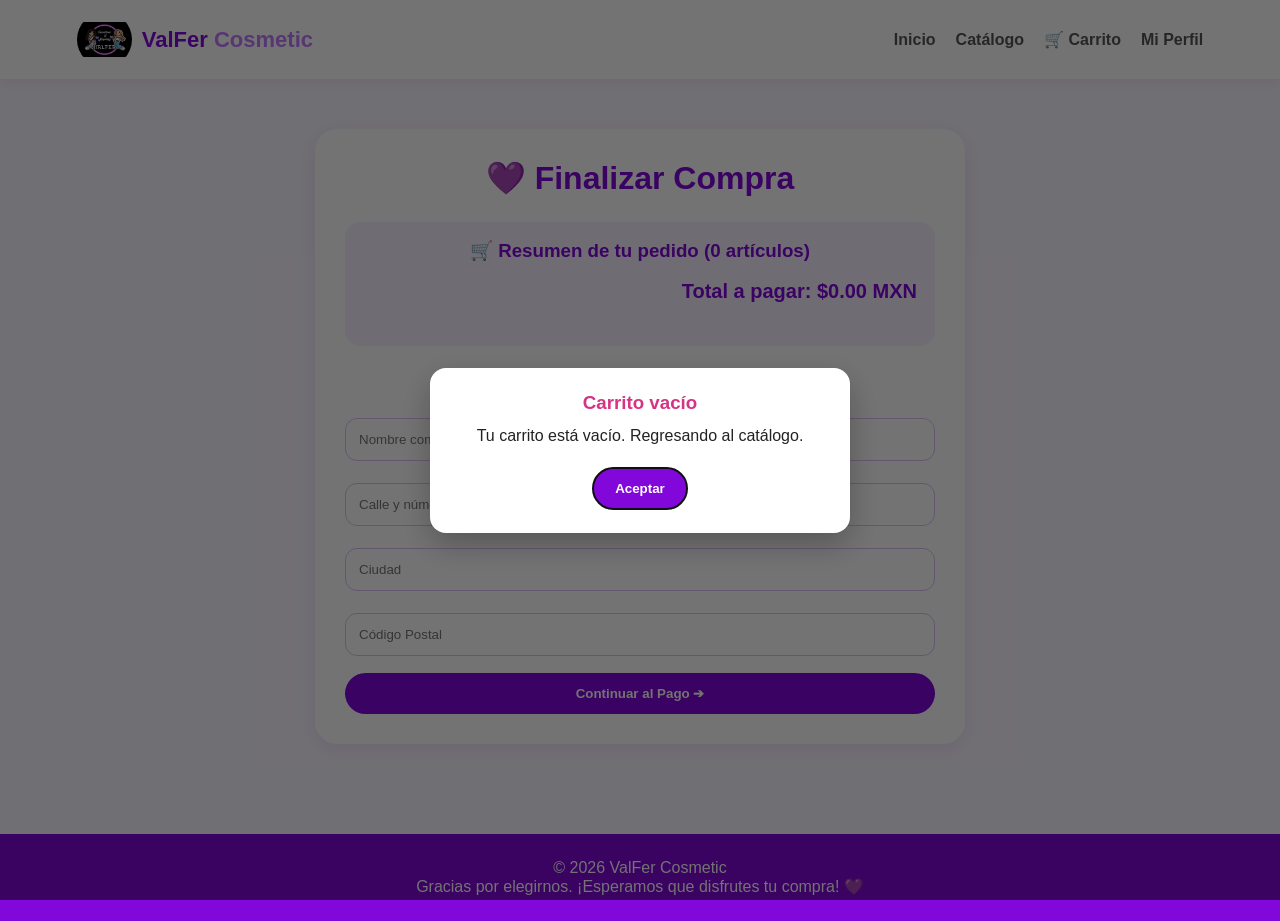
<file: checkout.html>
<!DOCTYPE html>
<html lang="es">

<head>
    <meta charset="UTF-8">
    <meta name="viewport" content="width=device-width, initial-scale=1.0">

    <title>Finalizar compra | ValFer Cosmetic</title>

    <!-- Conexión con nuestra hoja de estilos -->
    <link rel="stylesheet" href="estilos.css">

    <style>
        .alerta-overlay {
            display: none;
            position: fixed;
            inset: 0;
            background: rgba(0, 0, 0, 0.55);
            justify-content: center;
            align-items: center;
            z-index: 12000;
            padding: 16px;
        }

        .alerta-overlay.activa {
            display: flex;
        }

        .alerta-caja {
            background: #ffffff;
            color: #222222;
            padding: 24px;
            border-radius: 16px;
            max-width: 420px;
            width: 100%;
            text-align: center;
            box-shadow: 0 12px 32px rgba(0, 0, 0, 0.25);
        }

        .alerta-caja h3 {
            margin-top: 0;
            margin-bottom: 10px;
            color: #d63384;
        }

        .alerta-caja p {
            margin-bottom: 20px;
            line-height: 1.5;
        }

        .badge-promo {
            display: inline-block;
            margin-top: 6px;
            padding: 3px 10px;
            border-radius: 999px;
            font-size: 0.78rem;
            font-weight: 700;
            background: #fce7f3;
            color: #be185d;
        }

        .badge-oferta {
            display: inline-block;
            margin-top: 6px;
            margin-left: 6px;
            padding: 3px 10px;
            border-radius: 999px;
            font-size: 0.78rem;
            font-weight: 700;
            background: #f3e8ff;
            color: #7e22ce;
        }

        .precio-tachado {
            text-decoration: line-through;
            color: #888888;
            font-size: 0.85rem;
            margin-right: 6px;
        }

        .ahorro-texto {
            color: #15803d;
            font-size: 0.9rem;
            font-weight: 600;
            margin-top: 6px;
        }
    </style>
</head>

<body>

    <!-- =================================
         ENCABEZADO DE VALFER COSMETIC
         ================================= -->

    <header class="encabezado">

        <a href="index.html" class="logo-container">

            <img src="img/valfer logo.jpeg"
                 alt="Logo ValFer Cosmetic"
                 class="mini-logo">

            <span>ValFer <b>Cosmetic</b></span>

        </a>

        <nav>
            <a href="index.html">Inicio</a>
            <a href="catalogo.html">Catálogo</a>
            <a href="carrito.html">🛒 Carrito</a>
            <a href="perfil.html">Mi Perfil</a>
        </nav>

    </header>


    <!-- =================================
         CONTENIDO PRINCIPAL
         ================================= -->

    <main>

        <section class="tarjeta-seccion">

            <h2>💜 Finalizar Compra</h2>


            <!-- RESUMEN DEL CARRITO -->

            <div class="resumen">

                <h3>
                    🛒 Resumen de tu pedido
                    (<span id="resumen-cantidad-total">0</span> artículos)
                </h3>

                <!-- Aquí aparecen los productos con su promoción y oferta -->
                <div id="lista-carrito-resumen"></div>

                <p id="resumen-ahorro" class="ahorro-texto" style="display:none;"></p>

                <p class="total">
                    Total a pagar:
                    $<span id="total-a-pagar">0.00</span> MXN
                </p>

            </div>


            <!-- =================================
                 PASO 1: DIRECCIÓN DE ENVÍO
                 ================================= -->

            <div id="paso-1">

                <h3>📦 Paso 1: Dirección de Envío</h3>

                <form onsubmit="irPaso2(event)">

                    <input
                        type="text"
                        id="envio-nombre"
                        placeholder="Nombre completo del destinatario"
                        required
                    >

                    <input
                        type="text"
                        id="envio-calle"
                        placeholder="Calle y número"
                        required
                    >

                    <input
                        type="text"
                        id="envio-ciudad"
                        placeholder="Ciudad"
                        required
                    >

                    <input
                        type="text"
                        id="envio-cp"
                        placeholder="Código Postal"
                        required
                    >

                    <button type="submit" class="btn">
                        Continuar al Pago ➔
                    </button>

                </form>

            </div>


            <!-- =================================
                 PASO 2: MÉTODO DE PAGO
                 ================================= -->

            <div id="paso-2" style="display:none;">

                <h3>💳 Paso 2: Método de Pago</h3>

                <p class="total">
                    Total a cubrir:
                    $<span id="total-pago-paso2">0.00</span> MXN
                </p>

                <label class="opcion-pago">
                    <input type="radio" name="pago" value="tarjeta" onchange="mostrarDetallesPago('tarjeta')">
                    💳 Tarjeta de Crédito / Débito
                </label>

                <div id="form-tarjeta" class="detalles-pago" style="display:none;">
                    <input type="text" placeholder="Nombre en la tarjeta">
                    <input type="text" placeholder="Número de tarjeta (0000 0000 0000 0000)" maxlength="19">
                    <div class="fila">
                        <input type="text" placeholder="MM/AA">
                        <input type="password" placeholder="CVV" maxlength="3">
                    </div>
                    <p class="nota">Simulación académica. No introduzcas datos reales.</p>
                </div>

                <label class="opcion-pago">
                    <input type="radio" name="pago" value="transferencia" onchange="mostrarDetallesPago('transferencia')">
                    🏦 Transferencia SPEI
                </label>

                <div id="form-transferencia" class="detalles-pago" style="display:none;">
                    <p><strong>Datos de ejemplo:</strong> Transferencia bancaria simulada.</p>
                </div>

                <label class="opcion-pago">
                    <input type="radio" name="pago" value="ewallet" onchange="mostrarDetallesPago('ewallet')">
                    📱 E-Wallet
                </label>

                <div id="form-ewallet" class="detalles-pago" style="display:none;">
                    <p>Saldo disponible de ejemplo: <strong>$1,000.00 MXN</strong></p>
                    <p>Se descontarán: $<span id="total-ewallet">0.00</span> MXN.</p>
                </div>

                <label class="opcion-pago">
                    <input type="radio" name="pago" value="efectivo" onchange="mostrarDetallesPago('efectivo')">
                    💵 Pago en efectivo
                </label>

                <div id="form-efectivo" class="detalles-pago" style="display:none;">
                    <p>Al confirmar tu pedido se generará un folio para identificar tu compra.</p>
                    <p>Total: $<span id="total-efectivo">0.00</span> MXN.</p>
                </div>

                <div class="botones-pago">
                    <button type="button" class="btn btn-secundario" onclick="irPaso1()">
                        ⬅️ Regresar
                    </button>
                    <button type="button" class="btn" onclick="procesarPago()">
                        Pagar y Confirmar 💜
                    </button>
                </div>

            </div>


            <!-- =================================
                 PASO 3: PROCESANDO
                 ================================= -->

            <div id="paso-procesando" style="display:none;">
                <div class="procesando">
                    <h3>✨ Procesando tu compra...</h3>
                    <p>Estamos preparando tu comprobante. Por favor espera un momento.</p>
                </div>
            </div>


            <!-- =================================
                 PASO 4: COMPROBANTE
                 ================================= -->

            <div id="paso-ticket" style="display:none;">

                <div class="ticket">

                    <h2>💜 ValFer Cosmetic</h2>

                    <p id="ticket-estado" class="estado">¡Compra registrada!</p>

                    <div class="folio">
                        <strong>Folio:</strong>
                        <span id="ticket-folio"></span>
                        <br>
                        <small>Fecha: <span id="ticket-fecha"></span></small>
                    </div>

                    <hr>

                    <p><strong>Cliente:</strong> <span id="ticket-cliente"></span></p>
                    <p><strong>Dirección:</strong> <span id="ticket-direccion"></span></p>
                    <p><strong>Método de pago:</strong> <span id="ticket-metodo"></span></p>

                    <p id="ticket-nota-efectivo" style="display:none;">
                        💵 Conserva tu folio para identificar tu pago en efectivo.
                    </p>

                    <hr>

                    <p><strong>Productos:</strong></p>
                    <div id="ticket-articulos-lista"></div>

                    <h3 class="total">
                        Total: $<span id="ticket-total-monto">0.00</span> MXN
                    </h3>

                </div>

                <div class="botones-pago">
                    <button
                        type="button"
                        id="btn-descargar-pdf"
                        class="btn btn-secundario"
                        onclick="mostrarAlertaPagina('La descarga PDF es una función simulada 📄', 'Comprobante PDF')"
                    >
                        📥 Descargar PDF
                    </button>

                    <button
                        type="button"
                        class="btn"
                        onclick="window.location.href='perfil.html'"
                    >
                        Ver en Mis Compras
                    </button>
                </div>

            </div>

        </section>

    </main>


    <!-- =================================
         ALERTA INTEGRADA EN LA PÁGINA
         ================================= -->

    <div
        id="alertaPagina"
        class="alerta-overlay"
        role="dialog"
        aria-modal="true"
        aria-labelledby="alertaPaginaTitulo"
    >
        <div class="alerta-caja">
            <h3 id="alertaPaginaTitulo">Aviso</h3>
            <p id="alertaPaginaMensaje"></p>
            <button
                type="button"
                id="alertaPaginaBtn"
                class="btn"
                onclick="cerrarAlertaPagina()"
            >
                Aceptar
            </button>
        </div>
    </div>


    <!-- =================================
         PIE DE PÁGINA
         ================================= -->

    <footer>
        <p>© 2026 ValFer Cosmetic</p>
        <p>Gracias por elegirnos. ¡Esperamos que disfrutes tu compra! 💜</p>
    </footer>


    <!-- =================================
         JAVASCRIPT
         FUNCIONES DEL CHECKOUT
         ================================= -->

    <script>

        let carritoGlobal = [];
        let totalGlobal = 0;
        let ahorroGlobal = 0;
        let accionAlCerrarAlerta = null;

        // Catálogo base de promociones y ofertas por nombre de producto
        const PROMOS_POR_PRODUCTO = {
            "Rubor Rosa": {
                ofertaTexto: "Oferta especial",
                promocionTexto: "15% de descuento aplicado",
                descuentoPorcentaje: 15
            },
            "Set de regalo": {
                ofertaTexto: "Especial de temporada",
                promocionTexto: "10% de descuento aplicado",
                descuentoPorcentaje: 10
            },
            "Labial Rosa": {
                ofertaTexto: "Promo lanzamiento",
                promocionTexto: "2x1 o 10% en compra directa",
                descuentoPorcentaje: 10
            }
        };

        let datosPedido = {
            folio: 'VF-' + Math.floor(Math.random() * 90000 + 10000),
            fecha: new Date().toLocaleDateString() + ' ' + new Date().toLocaleTimeString(),
            cliente: '',
            direccion: '',
            metodo: '',
            total: 0,
            ahorro: 0,
            articulos: ''
        };

        function mostrarAlertaPagina(mensaje, titulo = 'ValFer Cosmetic', alCerrar = null) {
            document.getElementById('alertaPaginaTitulo').innerText = titulo;
            document.getElementById('alertaPaginaMensaje').innerText = mensaje;
            accionAlCerrarAlerta = typeof alCerrar === 'function' ? alCerrar : null;
            document.getElementById('alertaPagina').classList.add('activa');
            document.getElementById('alertaPaginaBtn').focus();
        }

        function cerrarAlertaPagina() {
            document.getElementById('alertaPagina').classList.remove('activa');
            const callback = accionAlCerrarAlerta;
            accionAlCerrarAlerta = null;
            if (callback) {
                callback();
            }
        }

        function enriquecerItemConPromo(item) {
            const basePromo = PROMOS_POR_PRODUCTO[item.nombre] || {};
            const precioOriginal = Number(item.precioOriginal) || Number(item.precio) || 0;
            const descuentoPorcentaje = Number(item.descuentoPorcentaje) || Number(basePromo.descuentoPorcentaje) || 0;

            const oferta = item.oferta || item.etiqueta || basePromo.ofertaTexto || '';
            const promocion = item.promocion || basePromo.promocionTexto || '';

            let precioFinal = Number(item.precio) || 0;
            if (descuentoPorcentaje > 0 && precioOriginal > 0) {
                precioFinal = Number((precioOriginal * (1 - descuentoPorcentaje / 100)).toFixed(2));
            }

            return {
                nombre: item.nombre,
                precioOriginal: precioOriginal,
                precio: precioFinal,
                descuentoPorcentaje: descuentoPorcentaje,
                oferta: oferta,
                promocion: promocion,
                img: item.img || item.icono || '',
                cantidad: Math.max(1, parseInt(item.cantidad, 10) || 1)
            };
        }

        function leerCarritoGuardado() {
            // Lee las claves usadas en el checkout o en el catálogo
            const rawCarrito =
                localStorage.getItem('carritoEnvStar') ||
                localStorage.getItem('valfer_carrito');

            if (rawCarrito) {
                const parsed = JSON.parse(rawCarrito);
                if (Array.isArray(parsed) && parsed.length > 0) {
                    return parsed.map(enriquecerItemConPromo);
                }
            }

            const rawResumen = localStorage.getItem('valfer_checkout_resumen');
            if (rawResumen) {
                const resumen = JSON.parse(rawResumen);
                if (resumen && Array.isArray(resumen.items) && resumen.items.length > 0) {
                    return resumen.items.map(enriquecerItemConPromo);
                }
            }

            return [];
        }

        function cargarYRenderizarCheckout() {
            try {
                carritoGlobal = leerCarritoGuardado();
            } catch (e) {
                carritoGlobal = [];
            }

            if (carritoGlobal.length === 0) {
                mostrarAlertaPagina(
                    'Tu carrito está vacío. Regresando al catálogo.',
                    'Carrito vacío',
                    () => {
                        window.location.href = 'catalogo.html';
                    }
                );
                return;
            }

            totalGlobal = 0;
            ahorroGlobal = 0;
            let totalArticulos = 0;
            let htmlResumen = '';
            let listaTexto = [];

            carritoGlobal.forEach((item, index) => {
                const subFinal = item.precio * item.cantidad;
                const subOriginal = item.precioOriginal * item.cantidad;
                const ahorroItem = Math.max(0, subOriginal - subFinal);

                totalGlobal += subFinal;
                ahorroGlobal += ahorroItem;
                totalArticulos += item.cantidad;

                const etiquetasPromo = [
                    item.oferta ? `🏷️ Oferta: ${item.oferta}` : '',
                    item.promocion ? `🎁 Promo: ${item.promocion}` : ''
                ].filter(Boolean).join(' · ');

                listaTexto.push(
                    etiquetasPromo
                        ? `${item.cantidad}x ${item.nombre} (${etiquetasPromo})`
                        : `${item.cantidad}x ${item.nombre}`
                );

                const precioHtml = ahorroItem > 0
                    ? `<span class="precio-tachado">$${item.precioOriginal.toFixed(2)}</span><strong>$${item.precio.toFixed(2)}</strong> c/u`
                    : `$${item.precio.toFixed(2)} c/u`;

                const badgesHtml = `
                    ${item.oferta ? `<span class="badge-oferta">🏷️ ${item.oferta}</span>` : ''}
                    ${item.promocion ? `<span class="badge-promo">🎁 ${item.promocion}</span>` : ''}
                `;

                htmlResumen += `
                    <div class="cart-item">
                        <div>
                            <strong>${item.img ? item.img + ' ' : ''}${item.nombre}</strong>
                            <br>
                            <small>${precioHtml}</small>
                            ${badgesHtml ? `<div>${badgesHtml}</div>` : ''}
                        </div>

                        <div class="cart-item-acciones">
                            <button
                                type="button"
                                onclick="actualizarCantidadCheckout(${index}, -1)"
                            >-</button>

                            <strong>${item.cantidad}</strong>

                            <button
                                type="button"
                                onclick="actualizarCantidadCheckout(${index}, 1)"
                            >+</button>

                            <strong>
                                $${subFinal.toFixed(2)}
                            </strong>

                            <button
                                type="button"
                                class="btn-eliminar"
                                onclick="eliminarArticuloCheckout(${index})"
                            >
                                🗑️
                            </button>
                        </div>
                    </div>
                `;
            });

            document.getElementById('resumen-cantidad-total').innerText = totalArticulos;
            document.getElementById('lista-carrito-resumen').innerHTML = htmlResumen;
            document.getElementById('total-a-pagar').innerText = totalGlobal.toFixed(2);
            document.getElementById('total-pago-paso2').innerText = totalGlobal.toFixed(2);
            document.getElementById('total-ewallet').innerText = totalGlobal.toFixed(2);
            document.getElementById('total-efectivo').innerText = totalGlobal.toFixed(2);

            const ahorroEl = document.getElementById('resumen-ahorro');
            if (ahorroGlobal > 0) {
                ahorroEl.style.display = 'block';
                ahorroEl.innerText = `✨ Ahorro por promociones y ofertas: $${ahorroGlobal.toFixed(2)} MXN`;
            } else {
                ahorroEl.style.display = 'none';
            }

            datosPedido.total = totalGlobal;
            datosPedido.ahorro = ahorroGlobal;
            datosPedido.articulos = listaTexto.join(', ');
        }

        function actualizarCantidadCheckout(index, delta) {
            const nueva = carritoGlobal[index].cantidad + delta;

            if (nueva >= 1) {
                carritoGlobal[index].cantidad = nueva;
                localStorage.setItem('carritoEnvStar', JSON.stringify(carritoGlobal));
                cargarYRenderizarCheckout();
            }
        }

        function eliminarArticuloCheckout(index) {
            carritoGlobal.splice(index, 1);
            localStorage.setItem('carritoEnvStar', JSON.stringify(carritoGlobal));

            if (carritoGlobal.length === 0) {
                mostrarAlertaPagina(
                    'Tu carrito está vacío.',
                    'Carrito vacío',
                    () => {
                        window.location.href = 'catalogo.html';
                    }
                );
                return;
            }

            cargarYRenderizarCheckout();
        }

        document.addEventListener('DOMContentLoaded', cargarYRenderizarCheckout);

        function irPaso1() {
            document.getElementById('paso-2').style.display = 'none';
            document.getElementById('paso-1').style.display = 'block';
        }

        function irPaso2(event) {
            event.preventDefault();

            datosPedido.cliente = document.getElementById('envio-nombre').value;
            datosPedido.direccion =
                document.getElementById('envio-calle').value +
                ', ' +
                document.getElementById('envio-ciudad').value +
                ', C.P. ' +
                document.getElementById('envio-cp').value;

            document.getElementById('paso-1').style.display = 'none';
            document.getElementById('paso-2').style.display = 'block';
        }

        function mostrarDetallesPago(metodo) {
            document.getElementById('form-tarjeta').style.display = 'none';
            document.getElementById('form-transferencia').style.display = 'none';
            document.getElementById('form-ewallet').style.display = 'none';
            document.getElementById('form-efectivo').style.display = 'none';

            document.getElementById(`form-${metodo}`).style.display = 'block';
            datosPedido.metodo = metodo.toUpperCase();
        }

        function procesarPago() {
            const seleccionado = document.querySelector('input[name="pago"]:checked');

            if (!seleccionado) {
                mostrarAlertaPagina(
                    'Selecciona un método de pago para continuar.',
                    'Método de pago'
                );
                return;
            }

            if (datosPedido.metodo === 'EWALLET' && totalGlobal > 1000) {
                mostrarAlertaPagina(
                    'No tienes suficiente saldo disponible.',
                    'Saldo insuficiente'
                );
                return;
            }

            document.getElementById('paso-2').style.display = 'none';
            document.getElementById('paso-procesando').style.display = 'block';

            setTimeout(() => {
                let htmlTicketProductos = '';

                carritoGlobal.forEach(item => {
                    const sub = item.precio * item.cantidad;
                    const detallePromo = [
                        item.oferta ? `Oferta: ${item.oferta}` : '',
                        item.promocion ? `Promo: ${item.promocion}` : ''
                    ].filter(Boolean).join(' · ');

                    htmlTicketProductos += `
                        <div class="cart-item">
                            <div>
                                <span>${item.cantidad}x ${item.nombre}</span>
                                ${detallePromo ? `<br><small>${detallePromo}</small>` : ''}
                            </div>
                            <strong>$${sub.toFixed(2)}</strong>
                        </div>
                    `;
                });

                const esEfectivo = datosPedido.metodo === 'EFECTIVO';

                const nombresMetodo = {
                    TARJETA: 'Tarjeta de Crédito / Débito',
                    TRANSFERENCIA: 'Transferencia SPEI',
                    EWALLET: 'Saldo E-Wallet',
                    EFECTIVO: 'Pago en efectivo'
                };

                document.getElementById('ticket-estado').innerText = esEfectivo
                    ? '¡Pedido registrado! Folio generado'
                    : '¡Compra simulada aprobada!';

                document.getElementById('ticket-folio').innerText = datosPedido.folio;
                document.getElementById('ticket-fecha').innerText = datosPedido.fecha;
                document.getElementById('ticket-cliente').innerText = datosPedido.cliente;
                document.getElementById('ticket-direccion').innerText = datosPedido.direccion;
                document.getElementById('ticket-metodo').innerText = nombresMetodo[datosPedido.metodo];
                document.getElementById('ticket-articulos-lista').innerHTML = htmlTicketProductos;
                document.getElementById('ticket-total-monto').innerText = totalGlobal.toFixed(2);

                document.getElementById('ticket-nota-efectivo').style.display =
                    esEfectivo ? 'block' : 'none';

                document.getElementById('btn-descargar-pdf').style.display =
                    esEfectivo ? 'none' : 'inline-block';

                const correo =
                    localStorage.getItem('envStarCorreo') ||
                    'invitado@valfercosmetic.com';

                const historial = JSON.parse(
                    localStorage.getItem('historialCompras') || '[]'
                );

                historial.push({
                    ...datosPedido,
                    correoUsuario: correo
                });

                localStorage.setItem('historialCompras', JSON.stringify(historial));
                localStorage.removeItem('carritoEnvStar');
                localStorage.removeItem('valfer_carrito');
                localStorage.removeItem('valfer_checkout_resumen');

                document.getElementById('paso-procesando').style.display = 'none';
                document.getElementById('paso-ticket').style.display = 'block';
            }, 1800);
        }

    </script>

</body>
</html>
</file>
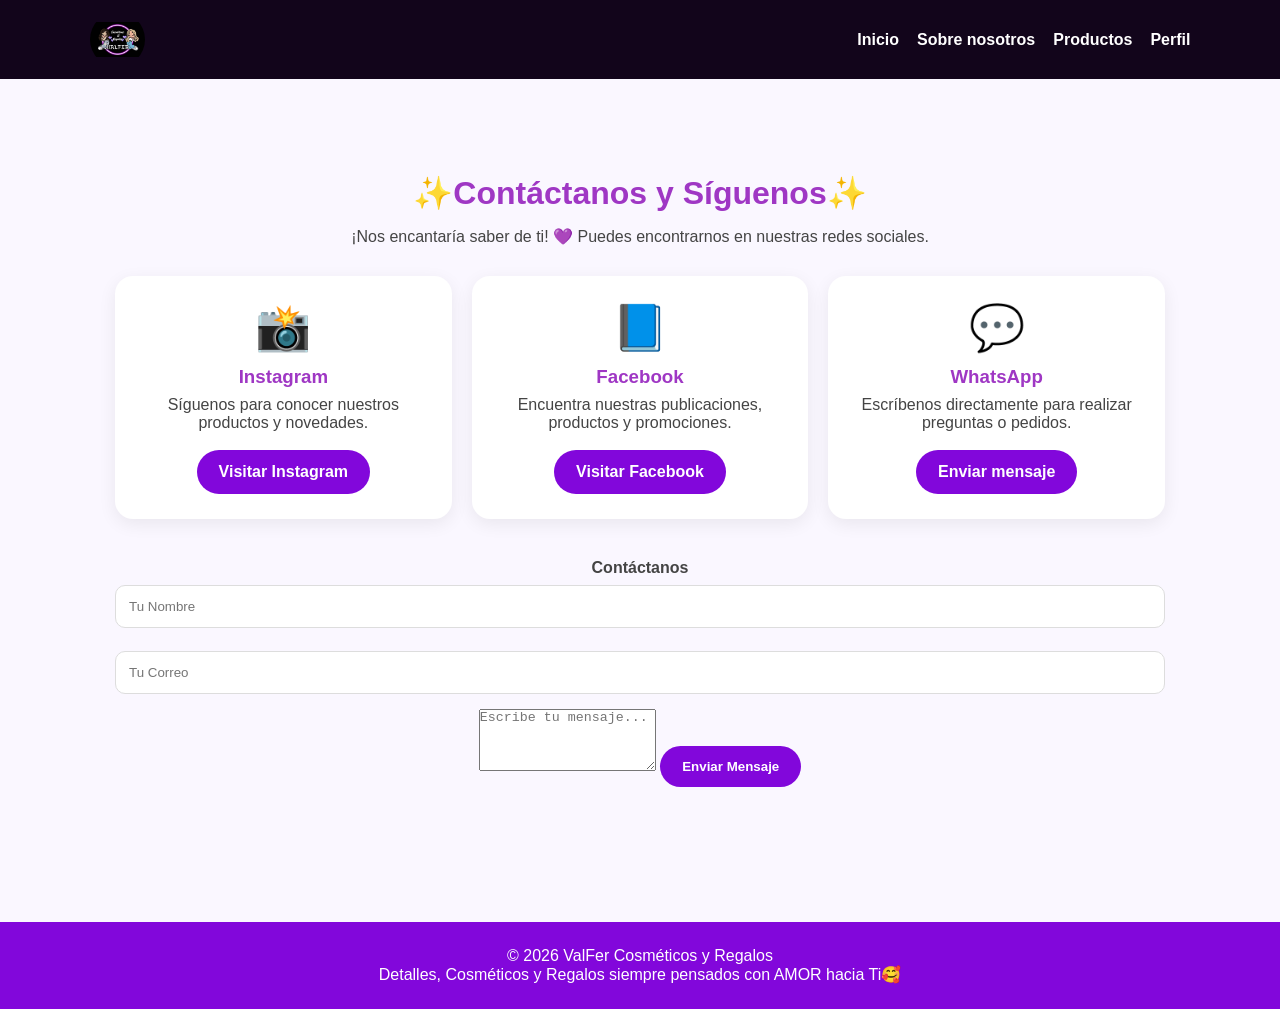
<file: contacto.html>
<!DOCTYPE html>
<html lang="es">

<head>

    <meta charset="UTF-8">

    <meta name="viewport" content="width=device-width, initial-scale=1.0">

    <title>Contáctanos | ValFer Cosmetic</title>

    <link rel="stylesheet" href="estilos.css">

</head>

<body>

    <!-- ENCABEZADO -->
    <header>

        <img src="img/valfer logo.jpeg"
             class="mini-logo"
             alt="ValFer Cosmetic">

        <!-- MENÚ -->
        <nav>

            <a href="index.html">Inicio</a>

            <a href="sobre.html">Sobre nosotros</a>

            <a href="catalogo.html">Productos</a>

            <a href="perfil.html">Perfil</a>
          


        </nav>

    </header>


    <!-- CONTENIDO PRINCIPAL -->
    <main>

        <section>

            <!-- TÍTULO -->
            <h2>✨Contáctanos y Síguenos✨</h2>

            <p>
                ¡Nos encantaría saber de ti! 💜
                Puedes encontrarnos en nuestras redes sociales.
            </p>


            <!-- TARJETAS DE CONTACTO -->
            <div class="cards">

                <!-- INSTAGRAM -->
                <div class="card">

                    <div class="icon">📸</div>

                    <h3>Instagram</h3>

                    <p>
                        Síguenos para conocer nuestros productos
                        y novedades.
                    </p>

                    <br>

                    <a class="btn"
                       href="https://www.instagram.com/valfer_cosmeticos?igsi=MXMwY2thcG80eGkyaQ=="
                       target="_blank">
                        Visitar Instagram
                    </a>

                </div>


                <!-- FACEBOOK -->
                <div class="card">

                    <div class="icon">📘</div>

                    <h3>Facebook</h3>

                    <p>
                        Encuentra nuestras publicaciones,
                        productos y promociones.
                    </p>

                    <br>

                    <a class="btn"
                       href="https://www.facebook.com/share/1CjwoKDC3M/"
                       target="_blank">
                        Visitar Facebook
                    </a>

                </div>


                <!-- WHATSAPP -->
                <div class="card">

                    <div class="icon">💬</div>

                    <h3>WhatsApp</h3>

                    <p>
                        Escríbenos directamente para realizar
                        preguntas o pedidos.
                    </p>

                    <br>

                    <a class="btn"
                       href="https://wa.me/5214491071179"
                       target="_blank">
                        Enviar mensaje
                    </a>

                </div>

            </div>

         <h4 style="margin-top: 40px;">Contáctanos</h2>
            <form id="formContacto">
                <input type="text" placeholder="Tu Nombre">
                <input type="email" placeholder="Tu Correo">
                <textarea rows="4" placeholder="Escribe tu mensaje..."></textarea>
                <button type="submit" class="btn">Enviar Mensaje</button>
            </form>
            <p id="msg-exito" style="color: rgb(152, 47, 205); margin-top: 10px; display: none;">¡Mensaje enviado correctamente!</p>
        </section>
    </main> 
<script>
        document.getElementById('formContacto').addEventListener('submit', function(e) {
            e.preventDefault();
            document.getElementById('msg-exito').style.display = 'block';
            this.reset();
            setTimeout(() => document.getElementById('msg-exito').style.display = 'none', 3000);
        });
    </script>



    <!-- PIE DE PÁGINA -->
    <footer>

        <p>
            © 2026 ValFer Cosméticos y Regalos
        </p>

        <p>
            Detalles, Cosméticos y Regalos siempre pensados
            con AMOR hacia Ti🥰
        </p>

    </footer>

</body>

</html>
</file>
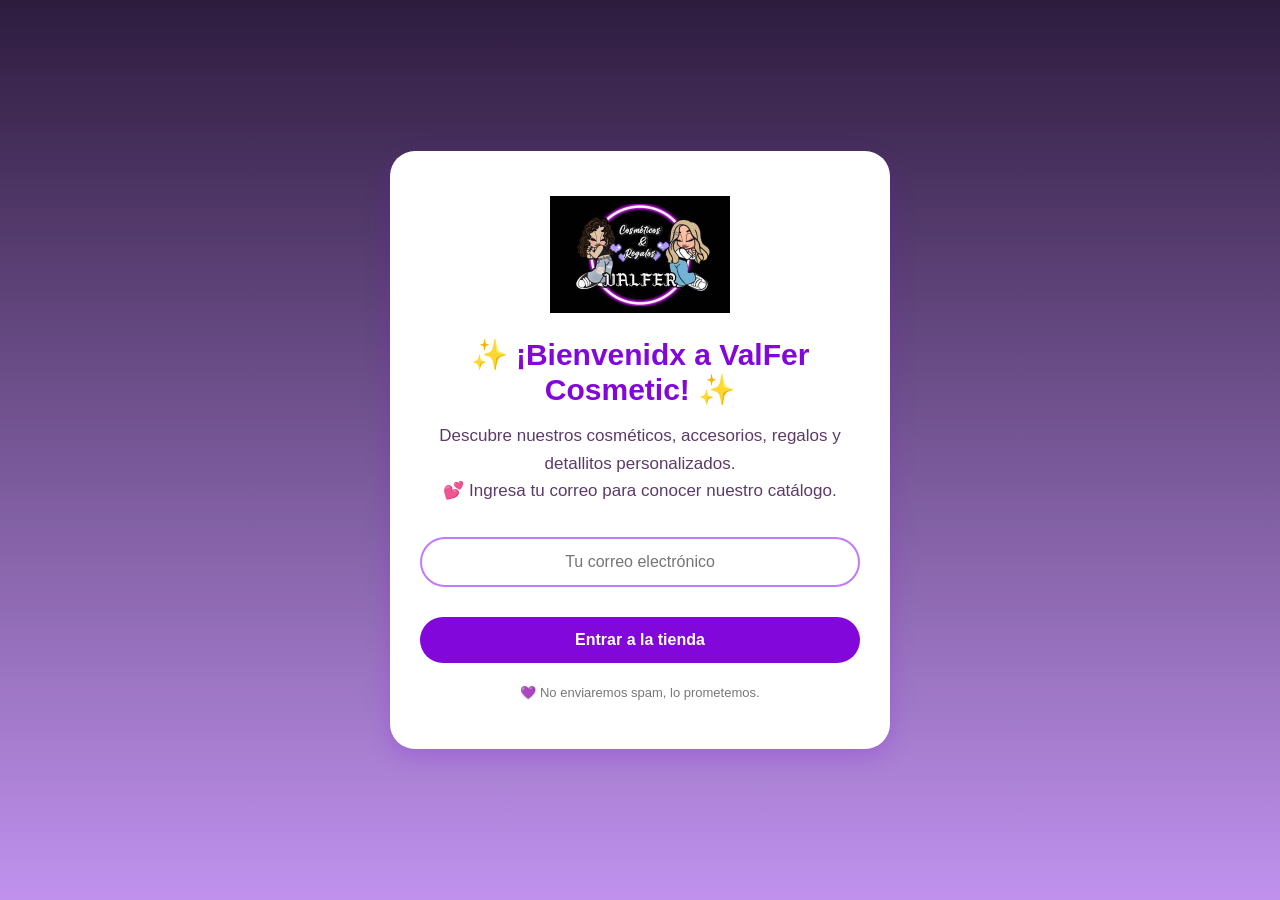
<file: index2.html>
<!DOCTYPE html>
<html lang="es">

<head>

    <meta charset="UTF-8">

    <meta name="viewport" content="width=device-width, initial-scale=1.0">

    <title>Bienvenidos | ValFer Cosmetic</title>

    <link rel="stylesheet" href="estilos.css">

</head>


<body class="pagina-bienvenida">

    <!-- CONTENIDO PRINCIPAL -->

    <main class="bienvenida">

        <section class="tarjeta-bienvenida">

            <!-- LOGO -->

            <img src="img/valfer logo.jpeg"
                 alt="ValFer Cosmetic"
                 class="logo-bienvenida">


            <!-- TÍTULO -->

            <h1>
                ✨ ¡Bienvenidx a ValFer Cosmetic! ✨
            </h1>


            <!-- DESCRIPCIÓN -->

            <p>
                Descubre nuestros cosméticos, accesorios,
                regalos y detallitos personalizados.
            </p>

            <p>
                💕 Ingresa tu correo para conocer nuestro catálogo.
            </p>


            <!-- FORMULARIO -->

            <form id="formMarketing">

                <input
                    type="email"
                    id="correoMarketing"
                    placeholder="Tu correo electrónico"
                >

                <button type="submit" class="btn">
                    Entrar a la tienda
                </button>

            </form>


            <!-- MENSAJE -->

            <p class="mensaje-privacidad">
                💜 No enviaremos spam, lo prometemos.
            </p>

        </section>

    </main>


    <!-- JAVASCRIPT -->

    <script>

        document
            .getElementById('formMarketing')
            .addEventListener('submit', function(e) {

                e.preventDefault();

                // Ir al inicio
                window.location.href = 'index.html';

            });

    </script>

</body>

</html>
</file>
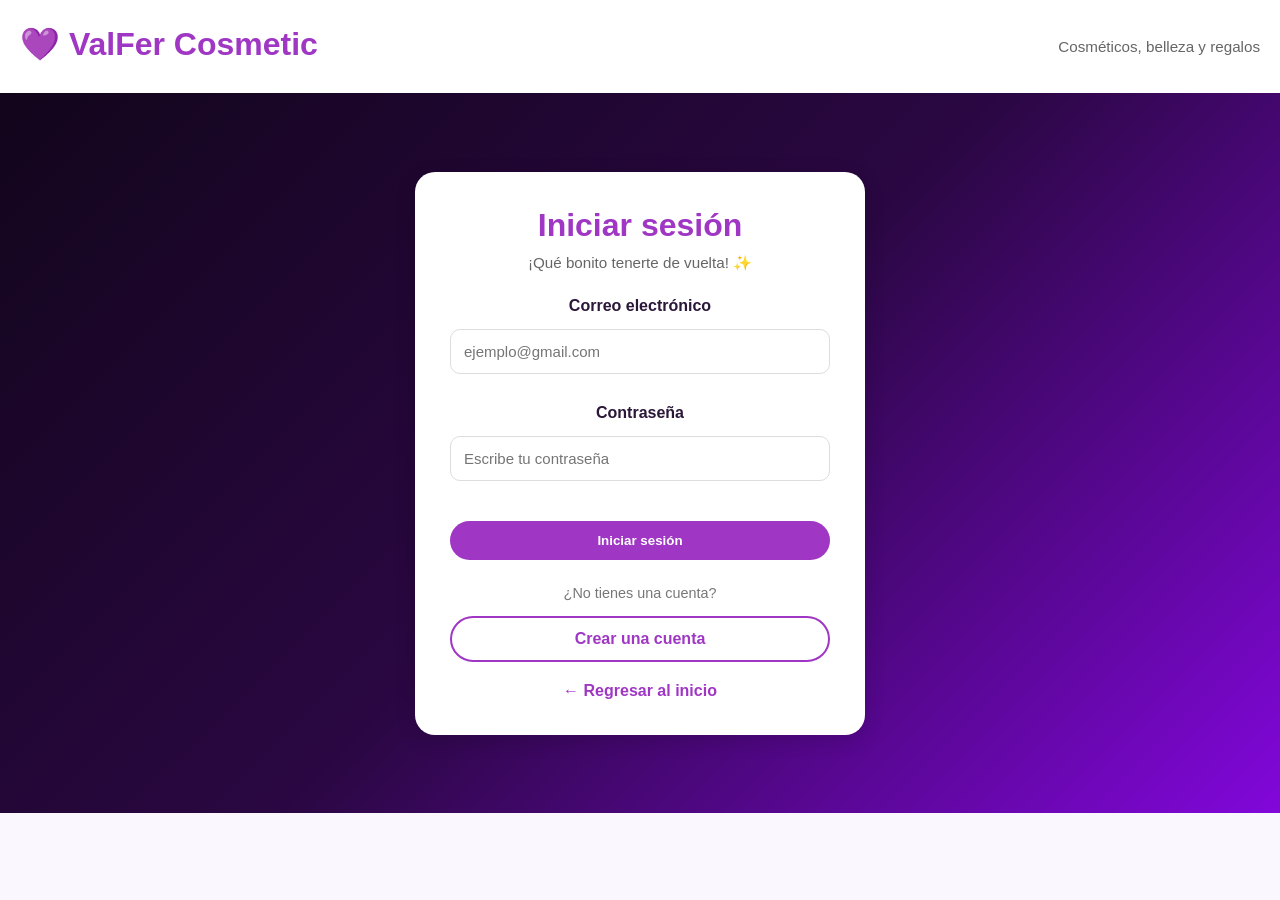
<file: login.html>
<!DOCTYPE html>
<html lang="es">

<head>
    <meta charset="UTF-8">
    <meta name="viewport" content="width=device-width, initial-scale=1.0">

    <title>Iniciar sesión | ValFer Cosmetic</title>

    <link rel="stylesheet" href="estilos.css">
</head>

<body>

    <header class="encabezado-login">

        <h1>💜 ValFer Cosmetic</h1>

        <p>Cosméticos, belleza y regalos</p>

    </header>


    <main class="login-container">

        <section class="login-card">

            <h2>Iniciar sesión</h2>

            <p class="texto-login">
                ¡Qué bonito tenerte de vuelta! ✨
            </p>

            <!-- ENVOLVEMOS EN UN FORMULARIO -->
            <form id="form-login" onsubmit="procesarInicioSesion(event)">

                <!-- Correo -->
                <label for="correo">
                    Correo electrónico
                </label>

                <input
                    type="email"
                    id="correo"
                    placeholder="ejemplo@gmail.com"
                    required
                >

                <!-- Contraseña -->
                <label for="password">
                    Contraseña
                </label>

                <input
                    type="password"
                    id="password"
                    placeholder="Escribe tu contraseña"
                    required
                >

                <!-- BOTÓN TIPO SUBMIT -->
                <button type="submit" class="boton" style="width: 100%; cursor: pointer; border: none;">
                    Iniciar sesión
                </button>

            </form>

            <!-- Crear cuenta -->
            <div class="separador">
                ¿No tienes una cuenta?
            </div>

            <a
                href="registro.html"
                class="boton-secundario">
                Crear una cuenta
            </a>

            <a
                href="index.html"
                class="volver">
                ← Regresar al inicio
            </a>

        </section>

    </main>

    <!-- SCRIPT PARA GUARDAR LA SESIÓN Y REDIRIGIR A ESTRATEGIAS -->
    <script>
        function procesarInicioSesion(event) {
            event.preventDefault(); // Evita que se recargue la página inmediatamente

            const correo = document.getElementById('correo').value.trim();
            
            // Extraer un nombre de usuario básico a partir del correo (ej: 'valeria' de 'valeria@gmail.com')
            const nombreUsuario = correo.split('@')[0] || 'Usuario';

            // Guardar las claves de sesión activa en localStorage
            localStorage.setItem('valfer_sesion_activa', nombreUsuario);
            localStorage.setItem('valfer_usuario_activo', nombreUsuario);

            // Redirigir a la página de estrategias protegida
            window.location.href = 'estrategias.html';
        }
    </script>

</body>

</html>
</file>
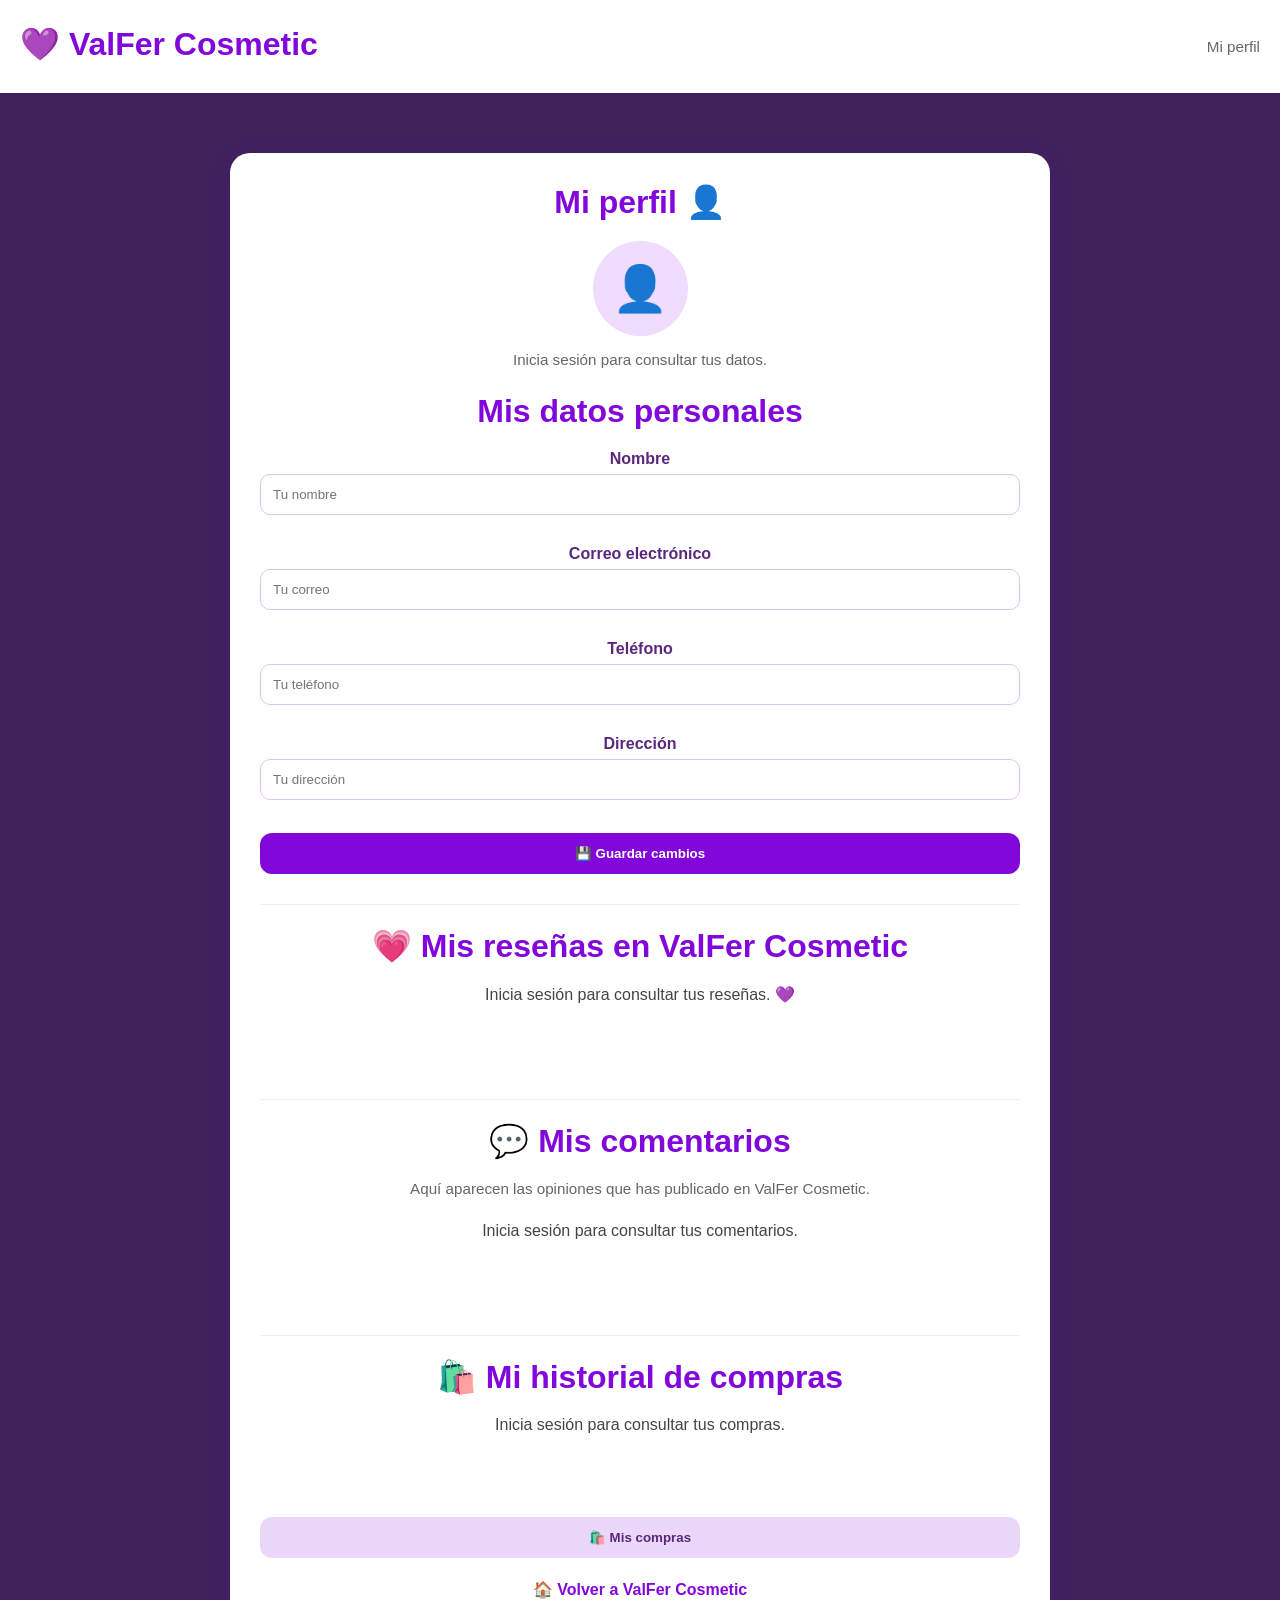
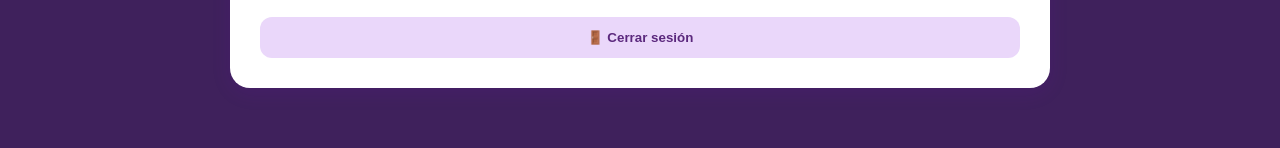
<file: perfil.html>
<!DOCTYPE html>
<html lang="es">
<head>
    <meta charset="UTF-8">
    <meta name="viewport" content="width=device-width, initial-scale=1.0">
    <title> Perfil | ValFer Cosmetic</title>
    <link rel="stylesheet" href="estilos.css">

    <style>
        :root {
            --morado: #8207DB;
            --lila: #C27AFF;
            --fondo: #3f215c;
        }

        body {
            background: var(--fondo);
        }

        .perfil-container {
            width: 90%;
            max-width: 850px;
            margin: 30px auto;
        }

        .perfil-card {
            background: white;
            padding: 30px;
            border-radius: 20px;
            box-shadow: 0 5px 20px rgba(130, 7, 219, .10);
        }

        .perfil-card h2 {
            color: var(--morado);
            text-align: center;
            margin-bottom: 20px;
        }

        .foto-perfil {
            width: 95px;
            height: 95px;
            border-radius: 50%;
            background: #f0dcff;
            color: var(--morado);
            display: flex;
            align-items: center;
            justify-content: center;
            font-size: 45px;
            margin: 15px auto;
        }

        .perfil-card label {
            display: block;
            margin-top: 15px;
            font-weight: bold;
            color: #5b287d;
        }

        .perfil-card input {
            width: 100%;
            padding: 12px;
            margin-top: 6px;
            border: 1px solid #dec2f5;
            border-radius: 10px;
            box-sizing: border-box;
        }

        .perfil-card input:focus {
            outline: 2px solid var(--lila);
        }

        .boton-perfil {
            width: 100%;
            padding: 13px;
            margin-top: 18px;
            border: none;
            border-radius: 12px;
            background: var(--morado);
            color: white;
            font-weight: bold;
            cursor: pointer;
        }

        .boton-perfil:hover {
            background: #6900b5;
        }

        .boton-secundario {
            background: #ead7fa;
            color: #5b287d;
        }

        .seccion-perfil {
            margin-top: 30px;
            padding-top: 22px;
            border-top: 1px solid #eee;
        }

        .seccion-perfil h2 {
            color: var(--morado);
            text-align: center;
        }

        .comentario-perfil,
        .tarjeta-resena,
        .compra-perfil {
            background: #faf5ff;
            border: 1px solid #ead7f5;
            border-radius: 13px;
            padding: 15px;
            margin: 12px 0;
        }

        .estrellas {
            color: #e5a400;
            letter-spacing: 2px;
            font-size: 1.15rem;
        }

        .comentario-perfil small,
        .tarjeta-resena small {
            color: #777;
        }

        .volver {
            display: block;
            text-align: center;
            margin-top: 22px;
            color: var(--morado);
            font-weight: bold;
            text-decoration: none;
        }

        .modal-overlay {
            position: fixed;
            inset: 0;
            background: rgba(0,0,0,.5);
            display: none;
            align-items: center;
            justify-content: center;
            padding: 15px;
            z-index: 1000;
        }

        .modal-box {
            background: white;
            width: 100%;
            max-width: 380px;
            padding: 25px;
            border-radius: 17px;
            text-align: center;
        }

        .modal-box h3 {
            color: var(--morado);
        }

        .modal-box button {
            background: var(--morado);
            color: white;
            border: none;
            padding: 11px 25px;
            border-radius: 10px;
            cursor: pointer;
        }

        @media(max-width: 600px) {
            .perfil-card {
                padding: 20px;
            }
        }
    </style>
</head>

<body>

    <header class="encabezado-login">
        <h1>💜 ValFer Cosmetic</h1>
        <p>Mi perfil</p>
    </header>

    <main class="perfil-container">
        <section class="perfil-card">

            <h2>Mi perfil 👤</h2>

            <div class="foto-perfil">👤</div>

            <p id="saludoPerfil" class="texto-login">
                Aquí puedes consultar y modificar tus datos.
            </p>

            <!-- Datos personales -->
            <h2>Mis datos personales</h2>

            <label for="perfilNombre">Nombre</label>
            <input id="perfilNombre" type="text" placeholder="Tu nombre">

            <label for="perfilCorreo">Correo electrónico</label>
            <input id="perfilCorreo" type="email" placeholder="Tu correo" readonly>

            <label for="perfilTelefono">Teléfono</label>
            <input id="perfilTelefono" type="tel" placeholder="Tu teléfono">

            <label for="perfilDireccion">Dirección</label>
            <input id="perfilDireccion" type="text" placeholder="Tu dirección">

            <button type="button" class="boton-perfil" onclick="guardarPerfil()">
                💾 Guardar cambios
            </button>

            <!-- Mis reseñas -->
            <section class="seccion-perfil">
                <h2>💗 Mis reseñas en ValFer Cosmetic</h2>
                <div id="perfilMisResenas">
                    <p>Aquí aparecerán tus reseñas.</p>
                </div>
            </section>

            <!-- Mis comentarios -->
            <section class="seccion-perfil">
                <h2>💬 Mis comentarios</h2>
                <p class="texto-login">
                    Aquí aparecen las opiniones que has publicado en ValFer Cosmetic.
                </p>
                <div id="comentariosPerfil"></div>
            </section>

            <!-- Historial de compras -->
            <section class="seccion-perfil">
                <h2>🛍️ Mi historial de compras</h2>
                <div id="historialPerfil">
                    <p>Aquí aparecerán tus compras.</p>
                </div>
            </section>

            <!-- Acciones -->
            <button type="button" class="boton-perfil boton-secundario"
                onclick="mostrarAlerta('Aquí podrás consultar el estado de tus compras en tránsito.', '🛍️ Mis compras')">
                🛍️ Mis compras
            </button>

            <a href="index.html" class="volver">
                🏠 Volver a ValFer Cosmetic
            </a>

            <button type="button" class="boton-perfil boton-secundario"
                onclick="cerrarSesion()">
                🚪 Cerrar sesión
            </button>

        </section>
    </main>

    <!-- Modal de avisos -->
    <div id="customAlert" class="modal-overlay">
        <div class="modal-box">
            <h3 id="alertTitulo">Aviso</h3>
            <p id="alertMensaje">Mensaje</p>
            <button type="button" onclick="cerrarAlerta()">Aceptar</button>
        </div>
    </div>

    <script>
        // =====================================
        // OBTENER USUARIO ACTUAL
        // =====================================

        function obtenerUsuarioPerfil() {
            const claves = [
                'valferUsuarioActual',
                'envStarUser',
                'valfer_usuario_actual',
                'usuarioActual',
                'usuario',
                'usuarioValFer',
                'usuario_logueado',
                'valferUser'
            ];

            for (const clave of claves) {
                const valor = localStorage.getItem(clave);
                if (!valor) continue;

                try {
                    const dato = JSON.parse(valor);

                    if (typeof dato === 'string') {
                        return {
                            nombre: dato,
                            correo: ''
                        };
                    }

                    if (dato && typeof dato === 'object') {
                        return {
                            ...dato,
                            nombre: dato.nombre || dato.name || dato.username || '',
                            correo: dato.correo || dato.email || localStorage.getItem('envStarCorreo') || ''
                        };
                    }
                } catch {
                    return {
                        nombre: valor,
                        correo: ''
                    };
                }
            }

            const correo = localStorage.getItem('envStarCorreo');
            if (correo) {
                return {
                    nombre: correo,
                    correo: correo
                };
            }

            return null;
        }

        // =====================================
        // GUARDAR PERFIL
        // =====================================

        function guardarPerfil() {
            const usuario = obtenerUsuarioPerfil();

            if (!usuario) {
                mostrarAlerta(
                    'Inicia sesión para modificar tu perfil.',
                    'Aviso'
                );
                return;
            }

            usuario.nombre =
                document.getElementById('perfilNombre').value.trim() ||
                usuario.nombre;

            usuario.telefono =
                document.getElementById('perfilTelefono').value.trim();

            usuario.direccion =
                document.getElementById('perfilDireccion').value.trim();

            // Guardar en las claves utilizadas por el proyecto
            localStorage.setItem(
                'valferUsuarioActual',
                JSON.stringify(usuario)
            );

            localStorage.setItem(
                'envStarUser',
                JSON.stringify(usuario)
            );

            // Actualizar también el registro general de usuarios
            const usuarios = JSON.parse(
                localStorage.getItem('valferUsuarios') || '{}'
            );

            if (usuario.correo && usuarios[usuario.correo]) {
                usuarios[usuario.correo].nombre = usuario.nombre;
                usuarios[usuario.correo].telefono = usuario.telefono;
                usuarios[usuario.correo].direccion = usuario.direccion;

                localStorage.setItem(
                    'valferUsuarios',
                    JSON.stringify(usuarios)
                );
            }

            document.getElementById('saludoPerfil').textContent =
                '¡Hola, ' + usuario.nombre + '! Aquí puedes modificar tus datos.';

            mostrarAlerta(
                'Tus datos se guardaron correctamente.',
                '¡Perfil actualizado! 💜'
            );
        }

        // =====================================
        // CARGAR DATOS DEL PERFIL
        // =====================================

        function cargarPerfil() {
            const usuario = obtenerUsuarioPerfil();

            if (!usuario) {
                document.getElementById('saludoPerfil').textContent =
                    'Inicia sesión para consultar tus datos.';

                return;
            }

            document.getElementById('perfilNombre').value =
                usuario.nombre || '';

            document.getElementById('perfilCorreo').value =
                usuario.correo || '';

            document.getElementById('perfilTelefono').value =
                usuario.telefono || '';

            document.getElementById('perfilDireccion').value =
                usuario.direccion || '';

            document.getElementById('saludoPerfil').textContent =
                '¡Hola, ' + (usuario.nombre || 'cliente') +
                '! Aquí puedes modificar tus datos.';
        }

        // =====================================
        // OBTENER COMENTARIOS Y RESEÑAS
        // =====================================

        function obtenerComentarios() {
            const claves = [
                'valferComentarios',
                'valfer_comentarios',
                'comentarios',
                'resenas'
            ];

            const resultado = [];

            claves.forEach(clave => {
                try {
                    const datos = JSON.parse(
                        localStorage.getItem(clave) || '[]'
                    );

                    if (Array.isArray(datos)) {
                        datos.forEach(comentario => {
                            if (!resultado.some(c =>
                                c === comentario
                            )) {
                                resultado.push(comentario);
                            }
                        });
                    }
                } catch (error) {
                    console.error('Error al leer comentarios:', error);
                }
            });

            return resultado;
        }

        // =====================================
        // MOSTRAR MIS RESEÑAS
        // =====================================

        function mostrarMisResenas() {
            const contenedor =
                document.getElementById('perfilMisResenas');

            const usuario = obtenerUsuarioPerfil();
            const comentarios = obtenerComentarios();

            contenedor.innerHTML = '';

            if (!usuario) {
                contenedor.textContent =
                    'Inicia sesión para consultar tus reseñas. 💜';
                return;
            }

            const correo = String(usuario.correo || '')
                .trim().toLowerCase();

            const nombre = String(usuario.nombre || '')
                .trim().toLowerCase();

            const propias = comentarios.filter(com => {
                const correoComentario = String(
                    com.correo || com.email || ''
                ).trim().toLowerCase();

                const nombreComentario = String(
                    com.nombre || ''
                ).trim().toLowerCase();

                const idUsuario = String(
                    com.usuarioId || ''
                ).trim().toLowerCase();

                return (
                    (correo && correoComentario === correo) ||
                    (nombre && nombreComentario === nombre) ||
                    (usuario.id && idUsuario === String(usuario.id).toLowerCase())
                );
            });

            if (!propias.length) {
                contenedor.textContent =
                    'Aún no has publicado reseñas. Cuando compartas una opinión en Comunidad, aparecerá aquí. 💜';
                return;
            }

            propias.forEach(com => {
                const tarjeta = document.createElement('article');
                tarjeta.className = 'tarjeta-resena';

                const autor = document.createElement('strong');
                autor.textContent = com.nombre || 'Mi reseña';

                const estrellas = document.createElement('div');
                estrellas.className = 'estrellas';

                const calificacion = Math.min(
                    5,
                    Math.max(0, Number(com.calificacion) || 0)
                );

                estrellas.textContent =
                    '★'.repeat(calificacion) +
                    '☆'.repeat(5 - calificacion);

                const texto = document.createElement('p');
                texto.textContent = com.texto || '';

                const fecha = document.createElement('small');
                fecha.textContent = com.fecha || '';

                tarjeta.append(autor, estrellas, texto, fecha);
                contenedor.appendChild(tarjeta);
            });
        }

        // =====================================
        // MOSTRAR MIS COMENTARIOS
        // =====================================

        function mostrarMisComentarios() {
            const contenedor =
                document.getElementById('comentariosPerfil');

            const usuario = obtenerUsuarioPerfil();
            const comentarios = obtenerComentarios();

            contenedor.innerHTML = '';

            if (!usuario) {
                contenedor.textContent =
                    'Inicia sesión para consultar tus comentarios.';
                return;
            }

            const correo = String(usuario.correo || '')
                .trim().toLowerCase();

            const nombre = String(usuario.nombre || '')
                .trim().toLowerCase();

            const propios = comentarios.filter(com => {
                const correoComentario = String(
                    com.correo || com.email || ''
                ).trim().toLowerCase();

                const nombreComentario = String(
                    com.nombre || ''
                ).trim().toLowerCase();

                return (
                    (correo && correoComentario === correo) ||
                    (!correo && nombre && nombreComentario === nombre)
                );
            });

            if (!propios.length) {
                const mensaje = document.createElement('p');
                mensaje.textContent = 'Aún no has publicado comentarios. ';

                const enlace = document.createElement('a');
                enlace.href = 'comunidad.html';
                enlace.textContent = 'Comparte tu opinión aquí.';

                mensaje.appendChild(enlace);
                contenedor.appendChild(mensaje);
                return;
            }

            propios.slice().reverse().forEach(com => {
                const tarjeta = document.createElement('article');
                tarjeta.className = 'comentario-perfil';

                const autor = document.createElement('strong');
                autor.textContent = com.nombre || 'Usuario';

                const estrellas = document.createElement('div');
                estrellas.className = 'estrellas';

                const n = Math.min(
                    5,
                    Math.max(0, Number(com.calificacion) || 0)
                );

                estrellas.textContent =
                    '★'.repeat(n) + '☆'.repeat(5 - n);

                const texto = document.createElement('p');
                texto.textContent = com.texto || '';

                const fecha = document.createElement('small');
                fecha.textContent = com.fecha || '';

                tarjeta.append(autor, estrellas, texto, fecha);
                contenedor.appendChild(tarjeta);
            });
        }

        // =====================================
        // MOSTRAR HISTORIAL DE COMPRAS
        // =====================================

        function mostrarHistorial() {
            const contenedor =
                document.getElementById('historialPerfil');

            const usuario = obtenerUsuarioPerfil();

            let compras = [];

            try {
                compras = JSON.parse(
                    localStorage.getItem('historialCompras') || '[]'
                );
            } catch {
                compras = [];
            }

            if (!usuario) {
                contenedor.textContent =
                    'Inicia sesión para consultar tus compras.';
                return;
            }

            const correo = String(usuario.correo || '')
                .trim().toLowerCase();

            const propias = compras.filter(compra =>
                String(compra.correoUsuario || compra.correo || '')
                    .trim().toLowerCase() === correo
            );

            contenedor.innerHTML = '';

            if (!propias.length) {
                contenedor.textContent =
                    'Todavía no tienes compras registradas. 💜';
                return;
            }

            propias.slice().reverse().forEach(compra => {
                const tarjeta = document.createElement('article');
                tarjeta.className = 'compra-perfil';

                const folio = document.createElement('strong');
                folio.textContent =
                    'Compra: ' + (compra.folio || 'Sin folio');

                const fecha = document.createElement('p');
                fecha.textContent =
                    'Fecha: ' + (compra.fecha || 'No disponible');

                const total = document.createElement('p');
                total.textContent =
                    'Total: $' + Number(compra.total || 0).toFixed(2);

                const boton = document.createElement('button');
                boton.type = 'button';
                boton.className = 'boton-perfil';
                boton.textContent = 'Ver detalles de compra';

                boton.addEventListener('click', () => {
                    mostrarDetallesCompra(compra);
                });

                tarjeta.append(folio, fecha, total, boton);
                contenedor.appendChild(tarjeta);
            });
        }

        // =====================================
        // DETALLES DE COMPRA
        // =====================================

        function mostrarDetallesCompra(compra) {
            const articulos = Array.isArray(compra.articulos)
                ? compra.articulos.map(item =>
                    `${item.nombre || 'Producto'} x${item.cantidad || 1}`
                ).join('\n')
                : 'No hay detalles de artículos disponibles.';

            mostrarAlerta(
                'Folio: ' + (compra.folio || 'No disponible') +
                '\nFecha: ' + (compra.fecha || 'No disponible') +
                '\nMétodo de pago: ' + (compra.metodo || 'No disponible') +
                '\nDirección: ' + (compra.direccion || 'No disponible') +
                '\nArtículos: ' + articulos +
                '\nTotal: $' + Number(compra.total || 0).toFixed(2),
                'Detalle de compra 🛍️'
            );
        }

        // =====================================
        // MODAL DE AVISOS
        // =====================================

        function mostrarAlerta(mensaje, titulo = 'Aviso') {
            document.getElementById('alertTitulo').textContent = titulo;
            document.getElementById('alertMensaje').textContent = mensaje;
            document.getElementById('customAlert').style.display = 'flex';
        }

        function cerrarAlerta() {
            document.getElementById('customAlert').style.display = 'none';
        }

        // =====================================
        // CERRAR SESIÓN
        // =====================================

        function cerrarSesion() {
            mostrarAlerta(
                '¿Estás seguro de que deseas cerrar sesión?',
                'Cerrar sesión'
            );

            const modal = document.getElementById('customAlert');
            const boton = modal.querySelector('button');

            boton.textContent = 'Sí, cerrar sesión';
            boton.onclick = confirmarCierreSesion;
        }

        function confirmarCierreSesion() {
            localStorage.removeItem('valferUsuarioActual');
            localStorage.removeItem('envStarUser');
            localStorage.removeItem('envStarCorreo');
            localStorage.removeItem('usuarioActivo');

            location.href = 'index.html';
        }

        // =====================================
        // INICIAR PERFIL
        // =====================================

        window.addEventListener('DOMContentLoaded', () => {
            cargarPerfil();
            mostrarMisResenas();
            mostrarMisComentarios();
            mostrarHistorial();
        });
    </script>

</body>
</html>
</file>
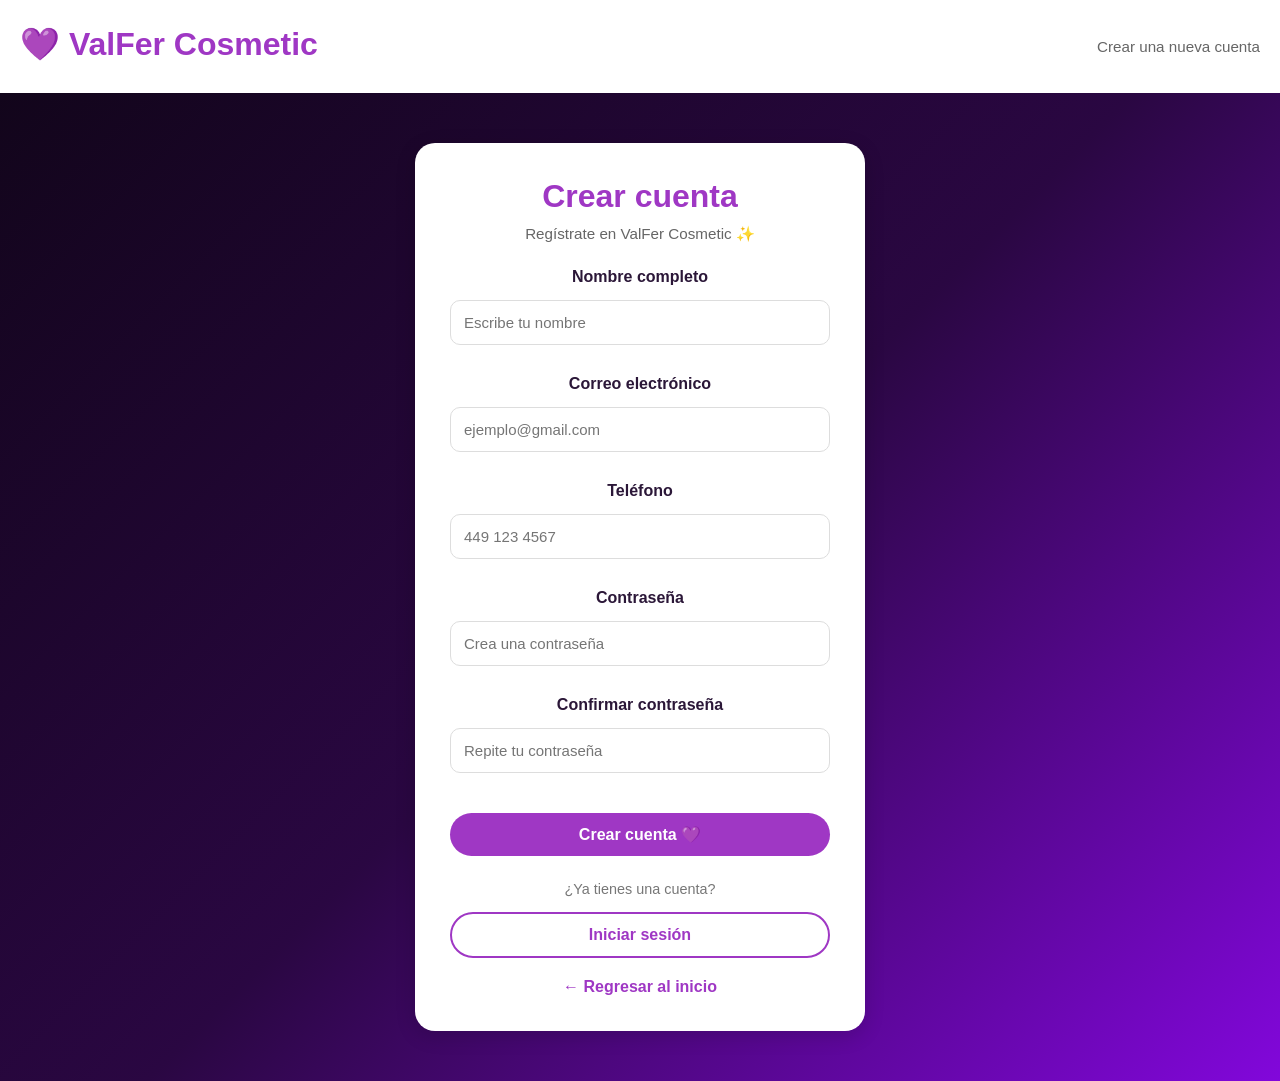
<file: registro.html>
<!DOCTYPE html>
<html lang="es">

<head>

    <meta charset="UTF-8">

    <meta name="viewport"
          content="width=device-width, initial-scale=1.0">

    <title>Crear cuenta | ValFer Cosmetic</title>

    <link rel="stylesheet" href="estilos.css">

</head>


<body>


    <header class="encabezado-login">

        <h1>💜 ValFer Cosmetic</h1>

        <p>Crear una nueva cuenta</p>

    </header>


    <main class="login-container">

        <section class="login-card">


            <h2>Crear cuenta</h2>

            <p class="texto-login">

                Regístrate en ValFer Cosmetic ✨

            </p>


            <!-- Nombre -->

            <label for="nombre">

                Nombre completo

            </label>

            <input
                type="text"
                id="nombre"
                placeholder="Escribe tu nombre"
            >


            <!-- Correo -->

            <label for="correo">

                Correo electrónico

            </label>

            <input
                type="email"
                id="correo"
                placeholder="ejemplo@gmail.com"
            >


            <!-- Teléfono -->

            <label for="telefono">

                Teléfono

            </label>

            <input
                type="tel"
                id="telefono"
                placeholder="449 123 4567"
            >


            <!-- Contraseña -->

            <label for="password">

                Contraseña

            </label>

            <input
                type="password"
                id="password"
                placeholder="Crea una contraseña"
            >


            <!-- Confirmar contraseña -->

            <label for="confirmar">

                Confirmar contraseña

            </label>

            <input
                type="password"
                id="confirmar"
                placeholder="Repite tu contraseña"
            >


            <!--
            Al presionar el botón,
            vamos directamente al perfil.
            -->

            <a
                href="perfil.html"
                class="boton">

                Crear cuenta 💜

            </a>


            <div class="separador">

                ¿Ya tienes una cuenta?

            </div>


            <a
                href="login.html"
                class="boton-secundario">

                Iniciar sesión

            </a>


            <a
                href="index.html"
                class="volver">

                ← Regresar al inicio

            </a>

        </section>

    </main>

</body>

</html>
</file>
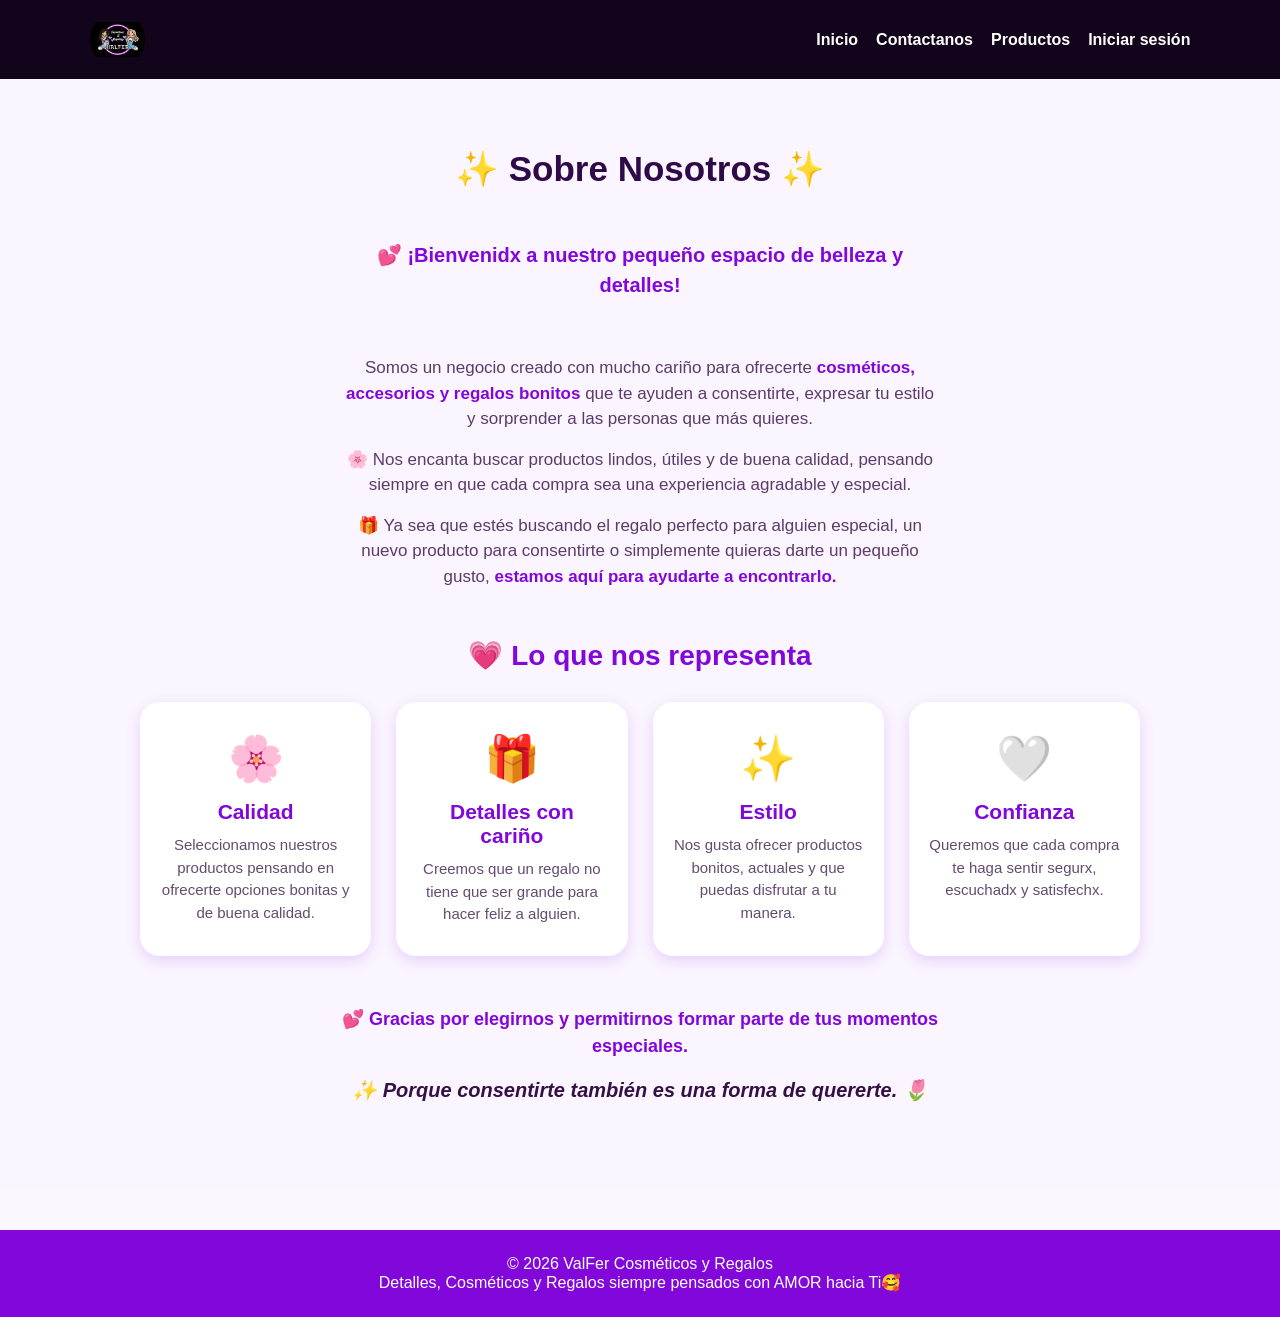
<file: sobre.html>
<!DOCTYPE html>
<html lang="es">

<head>

    <meta charset="UTF-8">

    <meta name="viewport" content="width=device-width, initial-scale=1.0">

    <title>Sobre Nosotros | ValFer Cosmetic</title>

    <link rel="stylesheet" href="estilos.css">

</head>

<body>

    <!-- ENCABEZADO -->
    <header>

        <img src="img/valfer logo.jpeg"
             class="mini-logo"
             alt="ValFer Cosmetic">

        <!-- MENÚ -->
        <nav>

            <a href="index.html">Inicio</a>

            <a href="contacto.html">Contactanos</a>

            <a href="catalogo.html">Productos</a>

            <a href="login.html">Iniciar sesión</a>

        </nav>

    </header>

<section id="sobre-nosotros" class="sobre-nosotros">

    <h2>✨ Sobre Nosotros ✨</h2>

    <p class="bienvenida">
        💕 ¡Bienvenidx a nuestro pequeño espacio de belleza y detalles!
    </p>

    <p>
        Somos un negocio creado con mucho cariño para ofrecerte
        <strong>cosméticos, accesorios y regalos bonitos</strong>
        que te ayuden a consentirte, expresar tu estilo y sorprender
        a las personas que más quieres.
    </p>

    <p>
        🌸 Nos encanta buscar productos lindos, útiles y de buena calidad,
        pensando siempre en que cada compra sea una experiencia agradable
        y especial.
    </p>

    <p>
        🎁 Ya sea que estés buscando el regalo perfecto para alguien especial,
        un nuevo producto para consentirte o simplemente quieras darte un
        pequeño gusto, <strong>estamos aquí para ayudarte a encontrarlo.</strong>
    </p>

    <!-- Lo que nos representa -->
    <h3>💗 Lo que nos representa</h3>

    <div class="valores">

        <div class="valor">
            <span>🌸</span>
            <h4>Calidad</h4>
            <p>
                Seleccionamos nuestros productos pensando en ofrecerte
                opciones bonitas y de buena calidad.
            </p>
        </div>

        <div class="valor">
            <span>🎁</span>
            <h4>Detalles con cariño</h4>
            <p>
                Creemos que un regalo no tiene que ser grande para
                hacer feliz a alguien.
            </p>
        </div>

        <div class="valor">
            <span>✨</span>
            <h4>Estilo</h4>
            <p>
                Nos gusta ofrecer productos bonitos, actuales y que
                puedas disfrutar a tu manera.
            </p>
        </div>

        <div class="valor">
            <span>🤍</span>
            <h4>Confianza</h4>
            <p>
                Queremos que cada compra te haga sentir segurx,
                escuchadx y satisfechx.
            </p>
        </div>

    </div>

    <p class="final">
        💕 Gracias por elegirnos y permitirnos formar parte de tus
        momentos especiales.
    </p>

    <p class="frase">
        ✨ Porque consentirte también es una forma de quererte. 🌷
    </p>

</section> 

    <!-- PIE DE PÁGINA -->
    <footer>

        <p>
            © 2026 ValFer Cosméticos y Regalos
        </p>

        <p>
            Detalles, Cosméticos y Regalos siempre pensados
            con AMOR hacia Ti🥰
        </p>

    </footer>

</body>

</html>
</file>
<file: estilos.css>
/* ==============================
  PAGINA PRINCIPAL INDEX
   ============================== */
:root{
  --morado:#9f37c4;
  --lila:#d97aff;
  --negro:#12051b;
  --blanco:#fff;
  --gris:#f7f3fa;
  --texto:#2b1738;
}
*{box-sizing:border-box;margin:0;padding:0}
body{
  font-family:Arial, sans-serif;
  background:var(--gris);
  color:var(--texto);
}
header{
  background:#12051b;
  color:white;
  padding:12px 7%;
  display:flex;
  align-items:center;
  justify-content:space-between;
  position:sticky;
  top:0;
  z-index:10;
}
.mini-logo{width:65px;height:48px;object-fit:contain}
nav{display:flex;gap:18px;align-items:center;flex-wrap:wrap}
nav a{
  color:white;text-decoration:none;font-weight:bold;
}
nav a:hover{color:var(--lila)}
.btn{
  display:inline-block;
  background:var(--morado);
  color:white;
  padding:11px 20px;
  border-radius:25px;
  text-decoration:none;
  border:none;
  cursor:pointer;
  font-weight:bold;
}
.btn:hover{background:#a43df0}
.hero{
  min-height:75vh;
  display:flex;
  align-items:center;
  justify-content:center;
  text-align:center;
  padding:50px 20px;
  background:linear-gradient(135deg,#12051b,#2a0742,#8207DB);
  color:white;
}
.hero img{width:min(430px,90%);border-radius:20px;margin-bottom:20px}
.hero h1{font-size:clamp(2.2rem,6vw,4.5rem);margin-bottom:10px}
.hero p{font-size:1.15rem;margin-bottom:25px}
section{padding:65px 8%;text-align:center}
section h2{font-size:2rem;margin-bottom:15px;color:var(--morado)}
.sobre{background:white}
.sobre p{max-width:750px;margin:auto;line-height:1.7}
.cards{
  display:grid;
  grid-template-columns:repeat(auto-fit,minmax(190px,1fr));
  gap:20px;
  margin-top:30px;
}
.card{
  background:white;
  padding:25px;
  border-radius:18px;
  box-shadow:0 5px 18px #00000012;
}
.card .icon{font-size:45px;margin-bottom:12px}
.card h3{margin-bottom:8px;color:var(--morado)}
.form-box{
  max-width:450px;margin:60px auto;padding:30px;
  background:white;border-radius:20px;
  box-shadow:0 5px 20px #00000015;
}
.form-box h2{text-align:center;color:var(--morado);margin-bottom:20px}
input{
  width:100%;padding:13px;margin:8px 0 15px;
  border:1px solid #ddd;border-radius:10px;
}
.form-box .btn{width:100%}
.center{text-align:center}
.profile{
  max-width:600px;margin:60px auto;background:white;padding:35px;
  border-radius:20px;text-align:center;box-shadow:0 5px 20px #00000015;
}
.avatar{
  width:90px;height:90px;border-radius:50%;margin:0 auto 15px;
  background:var(--lila);display:flex;align-items:center;justify-content:center;
  font-size:40px;
}
footer{
  background:#12051b;color:white;text-align:center;padding:25px;
}
@media(max-width:650px){
  header{flex-direction:column;gap:10px}
  nav{justify-content:center}
}

/* ============================= */
/* PÁGINA DE BIENVENIDA INDEX2 */
/* ============================= */

.pagina-bienvenida {
    margin: 0;

    min-height: 100vh;

    display: flex;

    justify-content: center;

    align-items: center;

    background: linear-gradient(
        #17032ae6,
        #b986ece6
    );

    font-family: Arial, sans-serif;
}


/* CONTENEDOR PRINCIPAL */

.bienvenida {
    width: 100%;

    display: flex;

    justify-content: center;

    padding: 30px;
}


/* TARJETA */

.tarjeta-bienvenida {
    max-width: 500px;

    width: 100%;

    background-color: white;

    padding: 45px 30px;

    border-radius: 25px;

    text-align: center;

    box-shadow: 0 8px 25px rgba(130, 7, 219, 0.20);
}


/* LOGO */

.logo-bienvenida {
    width: 180px;

    max-width: 80%;

    margin-bottom: 20px;
}


/* TÍTULO */

.tarjeta-bienvenida h1 {
    color: #8207DB;

    font-size: 30px;

    margin-bottom: 15px;
}


/* TEXTOS */

.tarjeta-bienvenida p {
    color: #5C3B68;

    font-size: 17px;

    line-height: 1.6;
}


/* FORMULARIO */

.tarjeta-bienvenida form {
    margin-top: 25px;

    display: flex;

    flex-direction: column;

    gap: 15px;
}


/* CAMPO DE CORREO */

.tarjeta-bienvenida input {
    padding: 14px;

    border: 2px solid #C27AFF;

    border-radius: 25px;

    font-size: 16px;

    text-align: center;

    outline: none;
}


/* EFECTO DEL INPUT */

.tarjeta-bienvenida input:focus {
    border-color: #8207DB;
}


/* BOTÓN */

.tarjeta-bienvenida .btn {
    border: none;

    cursor: pointer;

    background-color: #8207DB;

    color: white;

    padding: 14px 22px;

    border-radius: 25px;

    font-size: 16px;

    font-weight: bold;

    transition: 0.3s;
}


/* EFECTO DEL BOTÓN */

.tarjeta-bienvenida .btn:hover {
    background-color: #C27AFF;

    transform: scale(1.03);
}


/* MENSAJE DE PRIVACIDAD */

.mensaje-privacidad {
    font-size: 13px !important;

    color: #777 !important;

    margin-top: 20px;
}

/* ==============================
   LOGIN, REGISTRO Y PERFIL
   ============================== */

/* Reutilización de variables globales del INDEX */
:root {
  --morado: #9f37c4;
  --lila: #d97aff;
  --negro: #12051b;
  --blanco: #fff;
  --gris: #f7f3fa;
  --texto: #2b1738;
}

/* Encabezado */
.encabezado-login {
  background-color: var(--blanco);
  text-align: center;
  padding: 25px 20px;
}

.encabezado-login h1 {
  color: var(--morado);
  margin-bottom: 5px;
}

.encabezado-login p {
  color: #666;
  font-size: 0.95rem;
}

/* Fondo principal con el mismo degradado oscuro que la sección Hero */
.login-container {
  min-height: 80vh;
  display: flex;
  justify-content: center;
  align-items: center;
  padding: 50px 20px;
  background: linear-gradient(135deg, #12051b, #2a0742, #8207DB);
}

/* Tarjeta contenedora */
.login-card {
  width: 100%;
  max-width: 450px;
  background-color: var(--blanco);
  padding: 35px;
  border-radius: 20px;
  box-shadow: 0 5px 20px rgba(0, 0, 0, 0.15);
}

/* Títulos y textos descriptivos */
.login-card h2 {
  text-align: center;
  color: var(--morado);
  font-size: 2rem;
  margin-bottom: 10px;
}

.texto-login {
  text-align: center;
  color: #666;
  font-size: 0.95rem;
  margin-bottom: 25px;
}

/* Formularios y campos de entrada */
.login-card label {
  display: block;
  margin-top: 15px;
  margin-bottom: 6px;
  font-weight: bold;
  color: var(--texto);
}

.login-card input {
  width: 100%;
  padding: 13px;
  box-sizing: border-box;
  border: 1px solid #ddd;
  border-radius: 10px;
  font-size: 15px;
  font-family: inherit;
  transition: border-color 0.3s ease;
}

.login-card input:focus {
  outline: none;
  border-color: var(--morado);
}

/* Botón Principal (Basado en la clase .btn del INDEX) */
.boton {
  display: block;
  width: 100%;
  box-sizing: border-box;
  padding: 12px 20px;
  margin-top: 25px;
  background: var(--morado);
  color: var(--blanco);
  border: none;
  border-radius: 25px;
  text-align: center;
  text-decoration: none;
  font-weight: bold;
  cursor: pointer;
  transition: background 0.3s ease;
}

.boton:hover {
  background: #a43df0;
}

/* Botón Secundario */
.boton-secundario {
  display: block;
  width: 100%;
  box-sizing: border-box;
  padding: 12px 20px;
  margin-top: 15px;
  border: 2px solid var(--morado);
  background: transparent;
  border-radius: 25px;
  color: var(--morado);
  text-align: center;
  text-decoration: none;
  font-weight: bold;
  transition: background 0.3s ease, color 0.3s ease;
}

.boton-secundario:hover {
  background: var(--morado);
  color: var(--blanco);
}

/* Separadores y enlaces auxiliares */
.separador {
  text-align: center;
  margin-top: 25px;
  color: #777;
  font-size: 0.9rem;
}

.volver {
  display: block;
  text-align: center;
  margin-top: 20px;
  color: var(--morado);
  text-decoration: none;
  font-weight: bold;
}

.volver:hover {
  color: var(--lila);
}

/* Foto de Perfil (Estilizada igual al componente .avatar) */
.foto-perfil {
  width: 90px;
  height: 90px;
  margin: 10px auto 20px;
  border-radius: 50%;
  background-color: var(--lila);
  display: flex;
  justify-content: center;
  align-items: center;
  font-size: 40px;
}

/* ============================= */
/* SECCIÓN SOBRE NOSOTROS */
/* ============================= */

.sobre-nosotros {
    background-color: #faf5ff;
    padding: 70px 8%;
    text-align: center;
}


/* Título principal */

.sobre-nosotros h2 {
    color: #2e0a48;
    font-size: 35px;
    margin-bottom: 20px;
}


/* Texto de bienvenida */

.sobre-nosotros .bienvenida {
    color: #8207DB;
    font-size: 20px;
    font-weight: bold;
    margin-bottom: 25px;
}


/* Párrafos */

.sobre-nosotros > p {
    max-width: 600px;
    margin: 0 auto 15px;
    line-height: 1.5;
    color: #5c3b68;
    font-size: 17px;
}


/* Texto importante */

.sobre-nosotros strong {
    color: #8207DB;
}


/* ============================= */
/* TÍTULO DE VALORES */
/* ============================= */

.sobre-nosotros h3 {
    color: #8207DB;
    font-size: 28px;
    margin-top: 50px;
    margin-bottom: 30px;
}


/* ============================= */
/* TARJETAS DE VALORES */
/* ============================= */

.valores {
    display: grid;

    grid-template-columns:
        repeat(auto-fit, minmax(200px, 1fr));

    gap: 25px;

    max-width: 1000px;

    margin: auto;
}


/* Cada tarjeta */

.valor {
    background-color: white;

    padding: 30px 20px;

    border-radius: 20px;

    box-shadow:
        0 5px 15px rgba(130, 7, 219, 0.15);

    transition: 0.3s;
}


/* Efecto cuando pasamos el mouse */

.valor:hover {
    transform: translateY(-8px);

    box-shadow:
        0 10px 25px rgba(130, 7, 219, 0.25);
}


/* Icono */

.valor span {
    font-size: 45px;
    display: block;
    margin-bottom: 15px;
}


/* Título de cada valor */

.valor h4 {
    color: #8207DB;
    font-size: 21px;
    margin-bottom: 10px;
}


/* Texto de cada valor */

.valor p {
    color: #654b70;
    line-height: 1.5;
    font-size: 15px;
}


/* ============================= */
/* MENSAJE FINAL */
/* ============================= */

.sobre-nosotros .final {
    margin-top: 50px;

    color: #8207DB;

    font-size: 18px;

    font-weight: bold;
}


/* Frase final */

.sobre-nosotros .frase {
    color: #351044;

    font-size: 20px;

    font-style: italic;

    font-weight: bold;

    margin-top: 15px;
}

/* ============================= */
/* CATÁLOGO DE PRODUCTOS */
/* ============================= */

.catalogo {
    background-color: #faf5ff;
    padding: 60px 8%;
    text-align: center;
}

/* TÍTULO */

.catalogo h2 {
    color: #8207DB;
    font-size: 35px;
    margin-bottom: 15px;
}

/* DESCRIPCIÓN */

.descripcion-catalogo {
    color: #5c3b68;
    font-size: 18px;
    margin-bottom: 50px;
}


/* CATEGORÍAS */

.catalogo h3 {
    color: #8207DB;
    font-size: 28px;
    margin-top: 45px;
    margin-bottom: 30px;
}


/* CONTENEDOR DE PRODUCTOS */

.productos {
    display: grid;
    grid-template-columns: repeat(auto-fit, minmax(220px, 1fr));
    gap: 25px;
    max-width: 1000px;
    margin: auto;
}


/* TARJETA DEL PRODUCTO */

.producto {
    background-color: white;
    padding: 20px;
    border-radius: 20px;

    box-shadow: 0 5px 15px rgba(130, 7, 219, 0.15);

    transition: 0.3s;
}


/* EFECTO AL PASAR EL MOUSE */

.producto:hover {
    transform: translateY(-8px);

    box-shadow:
        0 10px 25px rgba(130, 7, 219, 0.25);
}


/* ESPACIO PARA LA IMAGEN */

.imagen-producto {
    height: 180px;

    background-color: #f1ddff;

    border-radius: 15px;

    display: flex;
    align-items: center;
    justify-content: center;

    font-size: 50px;

    margin-bottom: 20px;
}


/* NOMBRE DEL PRODUCTO */

.producto h4 {
    color: #8207DB;
    font-size: 20px;
    margin-bottom: 10px;
}


/* DESCRIPCIÓN DEL PRODUCTO */

.producto p {
    color: #654b70;
    line-height: 1.5;

    min-height: 45px;
}


/* PRECIO */

.precio {
    display: block;

    color: #351044;

    font-size: 20px;

    font-weight: bold;

    margin: 15px 0;
}


/* BOTÓN */

.producto .btn {
    display: inline-block;

    background-color: #8207DB;

    color: white;

    text-decoration: none;

    padding: 10px 20px;

    border-radius: 25px;

    font-weight: bold;

    transition: 0.3s;
}


/* EFECTO DEL BOTÓN */

.producto .btn:hover {
    background-color: #C27AFF;

    transform: scale(1.05);
}


/* MENSAJE FINAL */

.mensaje-catalogo {
    background-color: white;

    max-width: 700px;

    margin: 60px auto 20px;

    padding: 30px;

    border-radius: 20px;

    box-shadow: 0 5px 15px rgba(130, 7, 219, 0.15);
}


.mensaje-catalogo p:first-child {
    color: #8207DB;

    font-size: 22px;

    font-weight: bold;
}


.mensaje-catalogo p {
    color: #5c3b68;

    font-size: 17px;
}


/* BOTÓN DEL MENSAJE */

.mensaje-catalogo .btn {
    display: inline-block;

    background-color: #8207DB;

    color: white;

    text-decoration: none;

    padding: 12px 22px;

    border-radius: 25px;

    font-weight: bold;

    margin-top: 10px;

    transition: 0.3s;
}


.mensaje-catalogo .btn:hover {
    background-color: #C27AFF;
}


/* Overlay oscuro de fondo */
.modal-overlay {
    position: fixed;
    top: 0;
    left: 0;
    width: 100%;
    height: 100%;
    background-color: rgba(0, 0, 0, 0.5);
    display: flex;
    justify-content: center;
    align-items: center;
    z-index: 1000;
}

/* Caja de la alerta personalizada */
.modal-box {
    background-color: #ffffff;
    padding: 25px;
    border-radius: 12px;
    text-align: center;
    box-shadow: 0 4px 15px rgba(0, 0, 0, 0.2);
    width: 90%;
}
    /* Estructura general del catálogo */
    .contenedor-catalogo {
        display: flex;
        gap: 30px;
        max-width: 1200px;
        margin: 40px auto;
        padding: 0 20px;
        font-family: 'Segoe UI', Tahoma, Geneva, Verdana, sans-serif;
        position: relative;
    }

    /* Botón flotante para abrir el menú de filtros */
    .btn-abrir-filtros {
        position: fixed;
        bottom: 30px;
        left: 30px;
        background: linear-gradient(135deg, #9333ea, #7e22ce);
        color: white;
        border: none;
        border-radius: 50px;
        padding: 12px 20px;
        font-weight: 600;
        font-size: 0.95rem;
        box-shadow: 0 4px 20px rgba(147, 51, 234, 0.5);
        cursor: pointer;
        z-index: 999;
        display: flex;
        align-items: center;
        gap: 8px;
        transition: transform 0.2s, box-shadow 0.2s;
    }

    .btn-abrir-filtros:hover {
        transform: scale(1.05);
        box-shadow: 0 6px 25px rgba(168, 85, 247, 0.7);
    }

    /* Sidebar de Categorías (Oculto inicialmente como panel lateral izquierdo) */
    .sidebar-categorias {
        position: fixed;
        top: 0;
        left: -320px; /* Oculto fuera de la pantalla */
        width: 280px;
        height: 100vh;
        background: rgba(20, 6, 35, 0.95);
        border-right: 1px solid rgba(192, 132, 252, 0.25);
        padding: 30px 20px;
        box-shadow: 5px 0 30px rgba(15, 3, 30, 0.8);
        backdrop-filter: blur(12px);
        z-index: 1000;
        transition: left 0.35s cubic-bezier(0.4, 0, 0.2, 1);
        overflow-y: auto;
        box-sizing: border-box;
    }

    /* Clase para mostrar el sidebar cuando esté activo */
    .sidebar-categorias.abierto {
        left: 0;
    }

    /* Encabezado del Sidebar (Título + Botón Cerrar) */
    .sidebar-header {
        display: flex;
        justify-content: space-between;
        align-items: center;
        margin-bottom: 20px;
        border-bottom: 2px solid rgba(168, 85, 247, 0.3);
        padding-bottom: 10px;
    }

    .sidebar-header h3 {
        color: #e9d5ff;
        font-size: 1.2rem;
        font-weight: 700;
        margin: 0;
    }

    .btn-cerrar-sidebar {
        background: transparent;
        border: none;
        color: #d8b4fe;
        font-size: 1.4rem;
        cursor: pointer;
        transition: color 0.2s;
    }

    .btn-cerrar-sidebar:hover {
        color: #ffffff;
    }

    /* Buscador Moderno */
    .buscador {
        width: 100%;
        padding: 12px 16px;
        background: rgba(46, 16, 101, 0.6);
        border: 1px solid rgba(168, 85, 247, 0.4);
        border-radius: 12px;
        color: #f3e8ff;
        font-size: 0.95rem;
        outline: none;
        transition: all 0.3s ease;
        box-sizing: border-box;
        margin-bottom: 25px;
    }

    .buscador::placeholder {
        color: #c084fc;
        opacity: 0.7;
    }

    .buscador:focus {
        border-color: #c084fc;
        box-shadow: 0 0 12px rgba(168, 85, 247, 0.5);
        background: rgba(46, 16, 101, 0.9);
    }

    /* Lista de Categorías */
    .lista-categorias {
        list-style: none;
        padding: 0;
        margin: 0;
        display: flex;
        flex-direction: column;
        gap: 10px;
    }

    /* Botones de Categorías Estilizados */
    .categoria-btn {
        width: 100%;
        background: transparent;
        border: 1px solid transparent;
        border-radius: 12px;
        padding: 12px 16px;
        text-align: left;
        color: #d8b4fe;
        font-size: 0.95rem;
        font-weight: 600;
        cursor: pointer;
        transition: all 0.25s ease;
        display: flex;
        align-items: center;
    }

    .categoria-btn:hover {
        background: rgba(147, 51, 234, 0.15);
        color: #f3e8ff;
        transform: translateX(4px);
    }

    /* Estado Activo de las Categorías */
    .categoria-btn.activa {
        background: linear-gradient(135deg, #9333ea, #7e22ce) !important;
        color: #ffffff !important;
        box-shadow: 0 4px 15px rgba(147, 51, 234, 0.4);
        border-color: rgba(216, 180, 254, 0.3);
    }

    /* Overlay oscuro de fondo al abrir el menú lateral */
    #overlay-menu {
        position: fixed;
        top: 0;
        left: 0;
        width: 100vw;
        height: 100vh;
        background: rgba(15, 3, 30, 0.6);
        backdrop-filter: blur(3px);
        z-index: 998;
        display: none;
        opacity: 0;
        transition: opacity 0.3s ease;
    }

    #overlay-menu.activo {
        display: block;
        opacity: 1;
    }

/* ==============================
   CARRITO Y ADMIN
   ============================== */
:root{

    --morado:#9f37c4;

    --lila:#d97aff;

    --negro:#12051b;

    --blanco:#fff;

    --gris:#f7f3fa;

    --texto:#2b1738;

}


/* ==============================
   CONFIGURACIÓN GENERAL
   ============================== */

*{
    box-sizing:border-box;
    margin:0;
    padding:0;
}

body{

  font-family:Arial, sans-serif;

  background:var(--gris);

  color:var(--texto);

  /* Hace que la página ocupe mínimo toda la pantalla */
  min-height:100vh;

  /* Permite colocar el footer hasta abajo */
  display:flex;

  flex-direction:column;

}


/* ==============================
   ENCABEZADO
   ============================== */

header{

    background:var(--negro);

    color:white;

    padding:12px 7%;

    display:flex;

    align-items:center;

    justify-content:space-between;

    position:sticky;

    top:0;

    z-index:10;

}


/* Logo */

.logo{

    color:white;

    text-decoration:none;

    font-size:1.4rem;

    font-weight:bold;

}

.logo span{

    color:var(--lila);

}


/* Menú */

nav{

    display:flex;

    gap:18px;

    align-items:center;

    flex-wrap:wrap;

}

nav a{

    color:white;

    text-decoration:none;

    font-weight:bold;

}

nav a:hover{

    color:var(--lila);

}


/* Número del carrito */

nav b{

    background:var(--morado);

    color:white;

    padding:3px 8px;

    border-radius:20px;

    font-size:.8rem;

}


/* ==============================
   TÍTULOS DE LAS PÁGINAS
   ============================== */

.seccion{

    padding:65px 8%;

    min-height:60vh;

}

.titulo{

    text-align:center;

    margin-bottom:35px;

}

.titulo h1{

    font-size:2.5rem;

    color:var(--morado);

    margin:10px 0;

}

.titulo p{

    line-height:1.6;

}

.etiqueta{

    color:var(--morado);

    font-weight:bold;

}


/* ==============================
   BOTÓN PRINCIPAL
   ============================== */

.btn{

    display:inline-block;

    background:var(--morado);

    color:white;

    padding:11px 20px;

    border-radius:25px;

    text-decoration:none;

    border:none;

    cursor:pointer;

    font-weight:bold;

}

.btn:hover{

    background:#a43df0;

}


/* ==============================
   BOTÓN SECUNDARIO
   ============================== */

.secundario{

    background:white;

    color:var(--morado);

    border:2px solid var(--morado);

    padding:9px 17px;

    border-radius:25px;

    cursor:pointer;

    font-weight:bold;

}

.secundario:hover{

    background:var(--lila);

    color:var(--negro);

}


/* ==============================
   CAJA DEL CARRITO
   ============================== */

.caja{

    max-width:850px;

    margin:auto;

    background:white;

    padding:30px;

    border-radius:20px;

    box-shadow:0 5px 20px #00000015;

}


/* ==============================
   PRODUCTO DENTRO DEL CARRITO
   ============================== */

.item{

    display:flex;

    justify-content:space-between;

    align-items:center;

    gap:20px;

    padding:18px 0;

    border-bottom:1px solid #eee;

}


/* Información del producto */

.item span{

    font-size:1rem;

    line-height:1.5;

}


/* ==============================
   TOTAL DEL CARRITO
   ============================== */

.total{

    text-align:right;

    font-size:1.4rem;

    font-weight:bold;

    color:var(--morado);

    margin:25px 0;

}


/* ==============================
   CARRITO VACÍO
   ============================== */

.carrito-vacio{

    text-align:center;

    padding:35px 15px;

}

.carrito-vacio h2{

    color:var(--morado);

    margin-bottom:10px;

}


/* ==============================
   FORMULARIO DE ADMIN
   ============================== */

.formulario{

    max-width:600px;

    margin:20px auto 0;

}


/* Etiquetas */

.formulario label{

    display:block;

    font-weight:bold;

    margin-top:12px;

}


/* Campos */

.formulario input,

.formulario select{

    width:100%;

    padding:13px;

    margin:8px 0 15px;

    border:1px solid #ddd;

    border-radius:10px;

    background:white;

    color:var(--texto);

}


/* Campo seleccionado */

.formulario input:focus,

.formulario select:focus{

    outline:none;

    border-color:var(--morado);

    box-shadow:0 0 0 2px #d97aff55;

}


/* Botón del formulario */

.formulario .btn{

    width:100%;

    margin-top:8px;

}


/* ==============================
   PRODUCTOS DEL ADMIN
   ============================== */

.admin-productos{

    margin-top:30px;

}


.admin-productos h2{

    color:var(--morado);

    margin-bottom:20px;

}


/* Cada producto */

.admin-item{

    display:flex;

    justify-content:space-between;

    align-items:center;

    gap:15px;

    padding:15px 0;

    border-bottom:1px solid #eee;

}


/* Información */

.admin-item span{

    line-height:1.5;

}


/* ==============================
   MODAL DE DETALLE
   ============================== */

.modal{

    position:fixed;

    inset:0;

    background:#12051bcc;

    display:flex;

    align-items:center;

    justify-content:center;

    padding:20px;

    z-index:20;

}


/* Clase para ocultar el modal */

.oculto{

    display:none;

}


/* Contenido */

.modal-box{

    width:100%;

    max-width:500px;

    background:white;

    padding:30px;

    border-radius:20px;

    box-shadow:0 5px 25px #00000030;

    position:relative;

}


/* Botón cerrar */

.cerrar{

    position:absolute;

    top:10px;

    right:15px;

    border:none;

    background:none;

    font-size:30px;

    color:var(--morado);

    cursor:pointer;

}


/* ==============================
   PIE DE PÁGINA
   ============================== */

footer{

    background:var(--negro);

    color:white;

    text-align:center;

    padding:25px;

}


/* ==============================
   RESPONSIVE
   ============================== */

@media(max-width:650px){

    header{

        flex-direction:column;

        gap:10px;

    }

    nav{

        justify-content:center;

    }

    .seccion{

        padding:45px 6%;

    }

    .titulo h1{

        font-size:2rem;

    }

    .item,

    .admin-item{

        flex-direction:column;

        align-items:flex-start;

    }

    .item .secundario,

    .admin-item .secundario{

        align-self:flex-start;

    }

}


/* =====================================
   CHECKOUT 
   ===================================== */

:root {
    --color-principal: #8207DB;
    --color-secundario: #C27AFF;
    --color-fondo: #F8F0FF;
    --color-texto: #444;
}

/* Fondo */
body {
    background: #FAF7FF;
    font-family: Arial, sans-serif;
    color: var(--color-texto);
    margin: 0;
}

/* ENCABEZADO */
.encabezado {
    background: white;
    padding: 12px 6%;
    display: flex;
    justify-content: space-between;
    align-items: center;
    box-shadow: 0 3px 12px #8207DB15;
    flex-wrap: wrap;
    gap: 15px;
}

.logo-container {
    display: flex;
    align-items: center;
    gap: 10px;
    text-decoration: none;
    color: var(--color-principal);
    font-size: 22px;
    font-weight: bold;
}

.logo-container b {
    color: var(--color-secundario);
}

.mini-logo {
    width: 55px;
    height: 55px;
    object-fit: contain;
    border-radius: 50%;
}

.encabezado nav {
    display: flex;
    gap: 20px;
    flex-wrap: wrap;
}

.encabezado nav a {
    text-decoration: none;
    color: #555;
    font-weight: bold;
}

.encabezado nav a:hover {
    color: var(--color-principal);
}

/* CONTENIDO */
main {
    padding: 30px 15px;
}

.tarjeta-seccion {
    background: white;
    max-width: 650px;
    margin: 20px auto;
    padding: 30px;
    border-radius: 22px;
    box-shadow: 0 5px 20px #8207DB18;
}

.tarjeta-seccion h2 {
    color: var(--color-principal);
    text-align: center;
    margin-bottom: 25px;
}

.tarjeta-seccion h3 {
    color: var(--color-principal);
    margin-bottom: 15px;
}

/* RESUMEN */
.resumen {
    background: var(--color-fondo);
    padding: 18px;
    border-radius: 15px;
    margin-bottom: 30px;
}

.cart-item {
    display: flex;
    justify-content: space-between;
    align-items: center;
    gap: 12px;
    padding: 12px 0;
    border-bottom: 1px solid #EBD9FF;
}

.cart-item-acciones {
    display: flex;
    align-items: center;
    gap: 10px;
    flex-wrap: wrap;
}

.cart-item-acciones button {
    border: 1px solid #DCC1F5;
    background: white;
    color: var(--color-principal);
    border-radius: 8px;
    padding: 6px 10px;
    cursor: pointer;
}

.total {
    text-align: right;
    font-size: 20px;
    font-weight: bold;
    color: var(--color-principal);
    margin-top: 18px;
}

/* FORMULARIOS */
#paso-1 form {
    display: grid;
    gap: 12px;
}

#paso-1 input,
#paso-2 input:not([type="radio"]) {
    width: 100%;
    padding: 13px;
    margin: 5px 0;
    border: 1px solid #DCC1F5;
    border-radius: 12px;
    box-sizing: border-box;
    outline: none;
}

input:focus {
    border-color: var(--color-principal);
    box-shadow: 0 0 5px #C27AFF70;
}

/* MÉTODOS DE PAGO */
.opcion-pago {
    display: block;
    border: 1px solid #E0C5FA;
    border-radius: 13px;
    background: #FBF7FF;
    padding: 15px;
    margin: 12px 0;
    cursor: pointer;
}

.opcion-pago:hover {
    border-color: var(--color-principal);
    background: #F3E5FF;
}

.opcion-pago input {
    accent-color: var(--color-principal);
}

.detalles-pago {
    background: #F8F0FF;
    border-radius: 13px;
    padding: 15px;
    margin-bottom: 15px;
}

.fila {
    display: flex;
    gap: 10px;
}

.nota {
    font-size: 12px;
    color: #777;
}

/* BOTONES */
.btn {
    background: var(--color-principal);
    color: white;
    border: none;
    padding: 13px 22px;
    border-radius: 25px;
    cursor: pointer;
    font-weight: bold;
    transition: 0.3s;
}

.btn:hover {
    background: #6805AE;
    transform: translateY(-2px);
}

.btn-secundario {
    background: var(--color-secundario);
}

.btn-eliminar {
    background: #F3E5FF !important;
    border: none !important;
    border-radius: 10px;
    padding: 8px;
    cursor: pointer;
}

/* BOTONES DE PAGO */
.botones-pago {
    display: flex;
    gap: 12px;
    margin-top: 25px;
}

.botones-pago button {
    flex: 1;
}

/* PROCESANDO */
.procesando {
    text-align: center;
    padding: 35px 10px;
    background: #F8F0FF;
    border-radius: 15px;
}

.procesando h3 {
    color: var(--color-principal);
}

/* COMPROBANTE */
.ticket {
    border: 2px dashed var(--color-secundario);
    background: #FFFCFF;
    padding: 25px;
    border-radius: 18px;
}

.ticket h2,
.ticket h3 {
    color: var(--color-principal);
    text-align: center;
}

.ticket p {
    margin: 12px 0;
    overflow-wrap: anywhere;
}

.estado {
    text-align: center;
    color: #8207DB;
    font-weight: bold;
}

.folio {
    text-align: center;
    background: var(--color-fondo);
    padding: 12px;
    border-radius: 10px;
    margin: 15px 0;
}

.folio span {
    color: var(--color-principal);
    font-weight: bold;
}

/* PIE DE PÁGINA */
footer {
    background: #8207DB;
    color: white;
    text-align: center;
    padding: 25px;
    margin-top: 40px;
}

/* CELULARES */
@media (max-width: 650px) {

    .encabezado {
        flex-direction: column;
    }

    .encabezado nav {
        justify-content: center;
        gap: 12px;
    }

    .tarjeta-seccion {
        padding: 18px;
    }

    .cart-item {
        flex-wrap: wrap;
    }

    .cart-item-acciones {
        justify-content: space-between;
        width: 100%;
    }

    .botones-pago {
        flex-direction: column;
    }

    .fila {
        flex-direction: column;
        gap: 0;
    }
}
</file>
